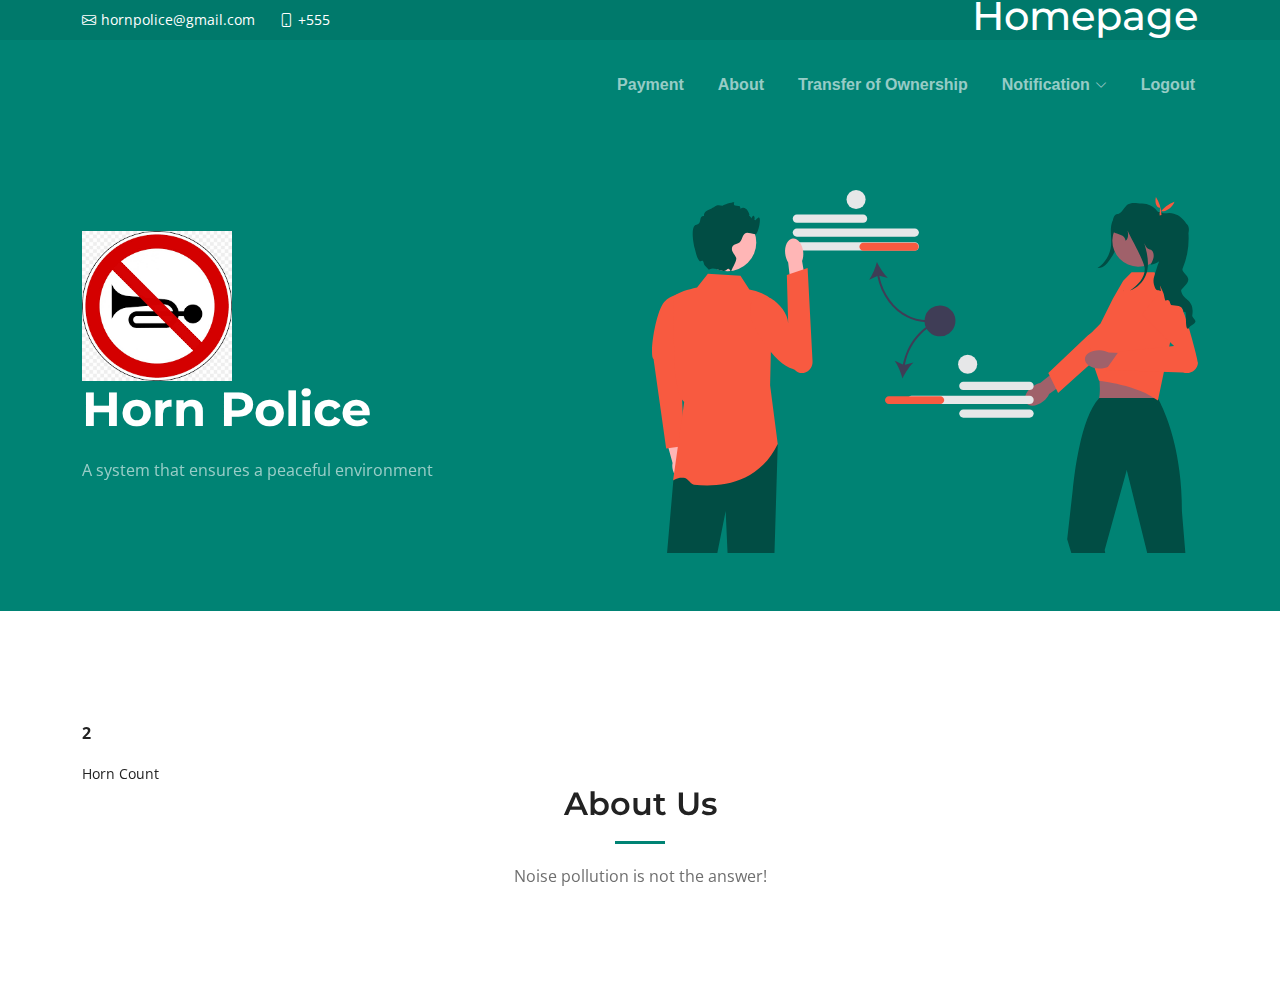
<file: index.html>
<!DOCTYPE html>
<html lang="en">

<head>
  <meta charset="utf-8">
  <meta content="width=device-width, initial-scale=1.0" name="viewport">
  
  <title>Horn Police</title>
  
  <meta content="" name="description">
  <meta content="" name="keywords">
  <style>
    .body {

      background-image: url('images.png');
  } 
  </style>
  <!-- Favicons -->
  <link href="images.png" rel="icon">
  
  <!-- <link href="assets/img/apple-touch-icon.png" rel="apple-touch-icon"> -->

  <!-- Google Fonts -->
  <link rel="preconnect" href="https://fonts.googleapis.com">
  <link rel="preconnect" href="https://fonts.gstatic.com" crossorigin>
  <link href="https://fonts.googleapis.com/css2?family=Open+Sans:ital,wght@0,300;0,400;0,500;0,600;0,700;1,300;1,400;1,600;1,700&family=Montserrat:ital,wght@0,300;0,400;0,500;0,600;0,700;1,300;1,400;1,500;1,600;1,700&family=Raleway:ital,wght@0,300;0,400;0,500;0,600;0,700;1,300;1,400;1,500;1,600;1,700&display=swap" rel="stylesheet">

  <!-- Vendor CSS Files -->
  <link href="assets/vendor/bootstrap/css/bootstrap.min.css" rel="stylesheet">
  <link href="assets/vendor/bootstrap-icons/bootstrap-icons.css" rel="stylesheet">
  <link href="assets/vendor/aos/aos.css" rel="stylesheet">
  <link href="assets/vendor/glightbox/css/glightbox.min.css" rel="stylesheet">
  <link href="assets/vendor/swiper/swiper-bundle.min.css" rel="stylesheet">

  <!-- Template Main CSS File -->
  <link href="assets/css/main.css" rel="stylesheet">

  <!-- =======================================================
  * Template Name: Impact - v1.0.0
  * Template URL: https://bootstrapmade.com/impact-bootstrap-business-website-template/
  * Author: BootstrapMade.com
  * License: https://bootstrapmade.com/license/
  ======================================================== -->
</head>

<body>

  <!-- ======= Header ======= -->
  <section id="topbar" class="topbar d-flex align-items-center">
    <div class="container d-flex justify-content-center justify-content-md-between">
      <div class="contact-info d-flex align-items-center">
        <i class="bi bi-envelope d-flex align-items-center"><a href="mailto:contact@example.com">hornpolice@gmail.com</a></i>
        <i class="bi bi-phone d-flex align-items-center ms-4"><span>+555</span></i>
      </div>

   
      <h1 style="color: white;">Homepage</h1>
  </section><!-- End Top Bar -->

  <header id="header" class="header d-flex align-items-center">

    <div class="container-fluid container-xl d-flex align-items-center justify-content-between">
      <a href="index.html" class="logo d-flex align-items-center">
        <!-- Uncomment the line below if you also wish to use an image logo -->
        <!-- <img src="assets/img/logo.png" alt=""> -->
      </a>
      <nav id="navbar" class="navbar">
        <ul>
          <li><a href="payment.html">Payment</a></li>
          <li><a href="#about">About</a></li>
          <li><a href="transferofownership.html">Transfer of Ownership</a></li>
          <li class="dropdown"><a href="#"><span>Notification</span> <i class="bi bi-chevron-down dropdown-indicator"></i></a>
            <ul>
              <li><a href="doc.html">Approval of documents</a></li>
              <li><a href="ownership.html">Approval of ownership</a></li>
              <li><a href="paymentinfo.html">Payment update information</a></li>
              
            </ul>
          </li>
          <li><a href="login.html">Logout</a></li>
        </ul>
      </nav><!-- .navbar -->

      <i class="mobile-nav-toggle mobile-nav-show bi bi-list"></i>
      <i class="mobile-nav-toggle mobile-nav-hide d-none bi bi-x"></i>

    </div>
  </header><!-- End Header -->
  <!-- End Header -->

  <!-- ======= Hero Section ======= -->
  <section id="hero" class="hero">
  
    <div class="container position-relative">
      <div class="row gy-5" data-aos="fade-in">
        <div class="col-lg-6 order-2 order-lg-1 d-flex flex-column justify-content-center text-center text-lg-start">
         
          <img src="images.png" width="150" height="150"> 
          <h2>Horn Police</h2>
         
          <p>A system that ensures a peaceful environment</p>
          
        </div>
        <div class="col-lg-6 order-1 order-lg-2">
          <img src="assets/img/hero-img.svg" class="img-fluid" alt="" data-aos="zoom-out" data-aos-delay="100">
        </div>
      </div>
    </div>

    <div class="icon-boxes position-relative">
      <div class="container position-relative">
        <div class="row gy-4 mt-5">

          </div>
          

        </div>
      </div>
    </div>

    </div>
  </section>
  <!-- End Hero Section -->

  <main id="main">

    <!-- ======= About Us Section ======= -->
    <section id="about" class="about">
      <div class="container" data-aos="fade-up">
        <p> <strong>2</strong>  </p>
        <small> Horn Count</small>
        <div class="section-header">
          <h2>About Us</h2>
          <p>Noise pollution is not the answer!</p>
        </div>

       

  </footer><!-- End Footer -->
  <!-- End Footer -->

  <a href="#" class="scroll-top d-flex align-items-center justify-content-center"><i class="bi bi-arrow-up-short"></i></a>

  <div id="preloader"></div>

  <!-- Vendor JS Files -->
  <script src="assets/vendor/bootstrap/js/bootstrap.bundle.min.js"></script>
  <script src="assets/vendor/aos/aos.js"></script>
  <script src="assets/vendor/glightbox/js/glightbox.min.js"></script>
  <script src="assets/vendor/purecounter/purecounter_vanilla.js"></script>
  <script src="assets/vendor/swiper/swiper-bundle.min.js"></script>
  <script src="assets/vendor/isotope-layout/isotope.pkgd.min.js"></script>
  <script src="assets/vendor/php-email-form/validate.js"></script>

  <!-- Template Main JS File -->
  <script src="assets/js/main.js"></script>

</body>

</html>
</file>
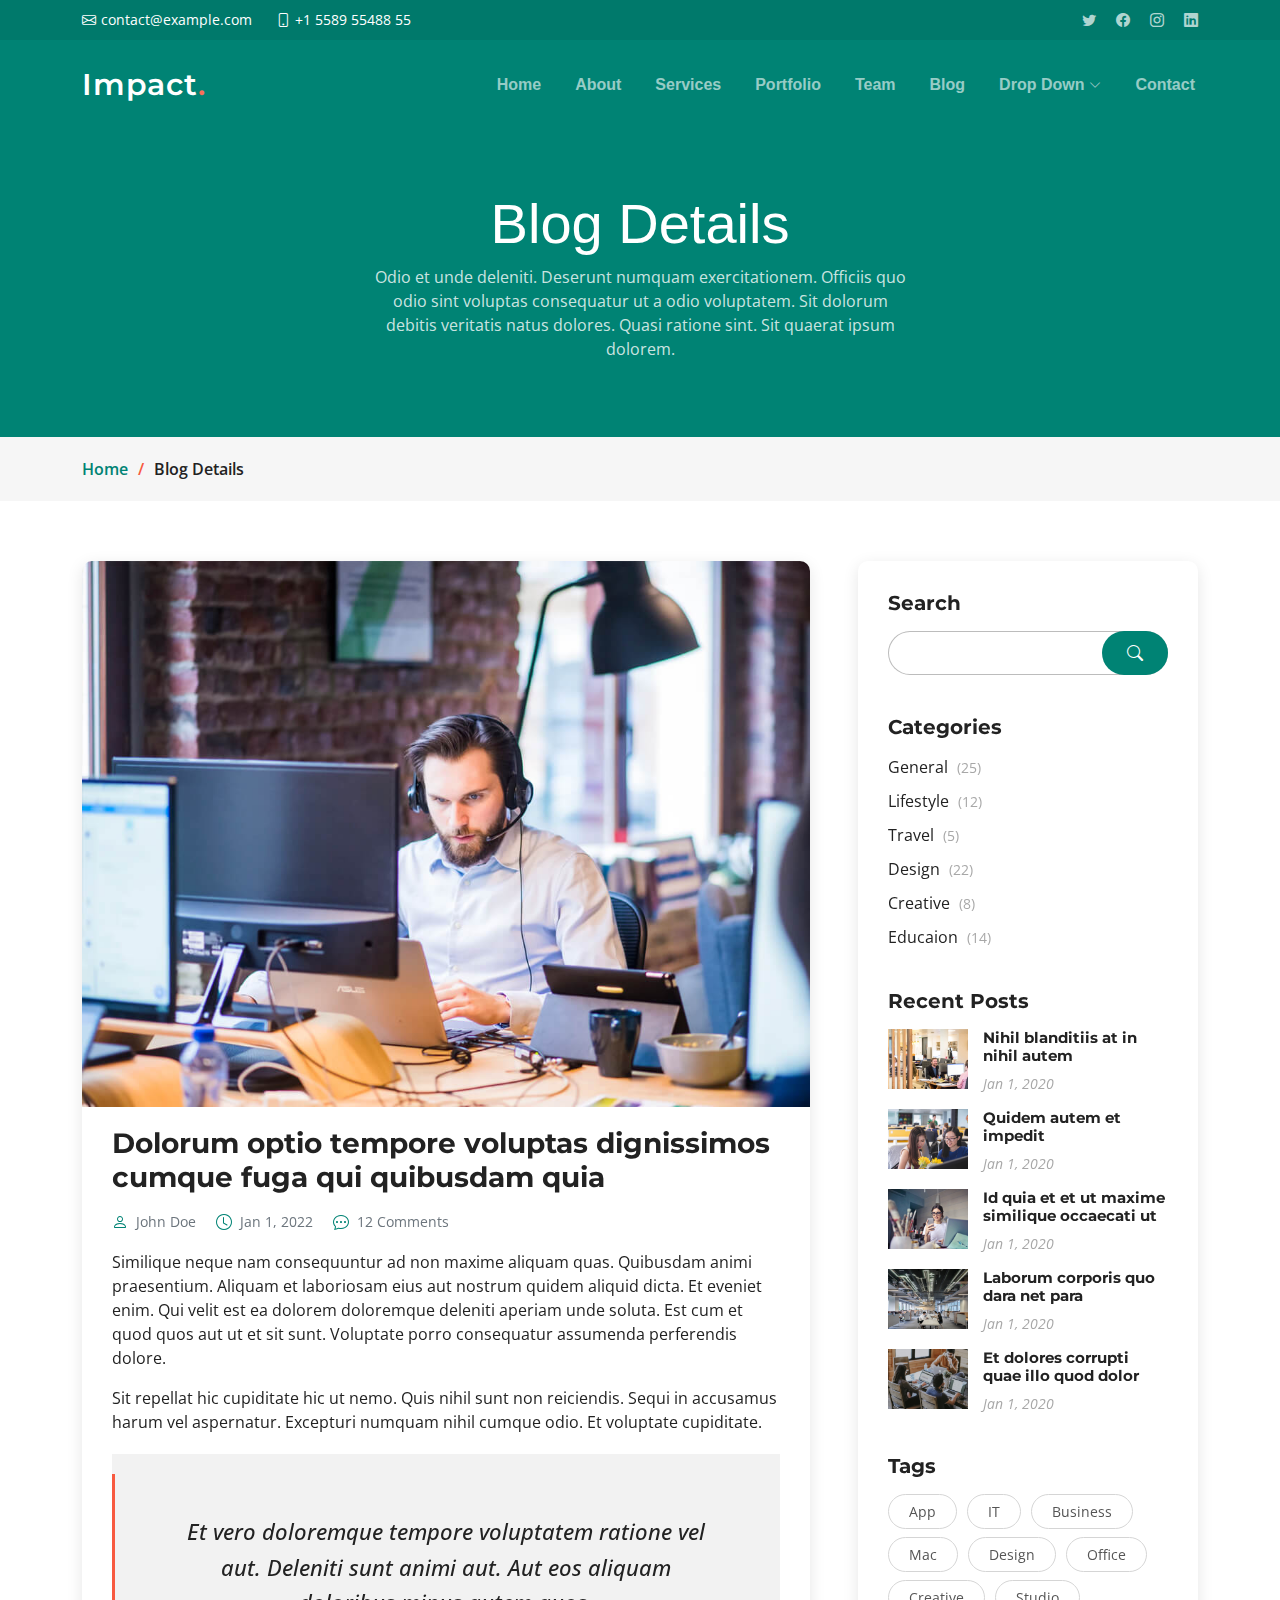
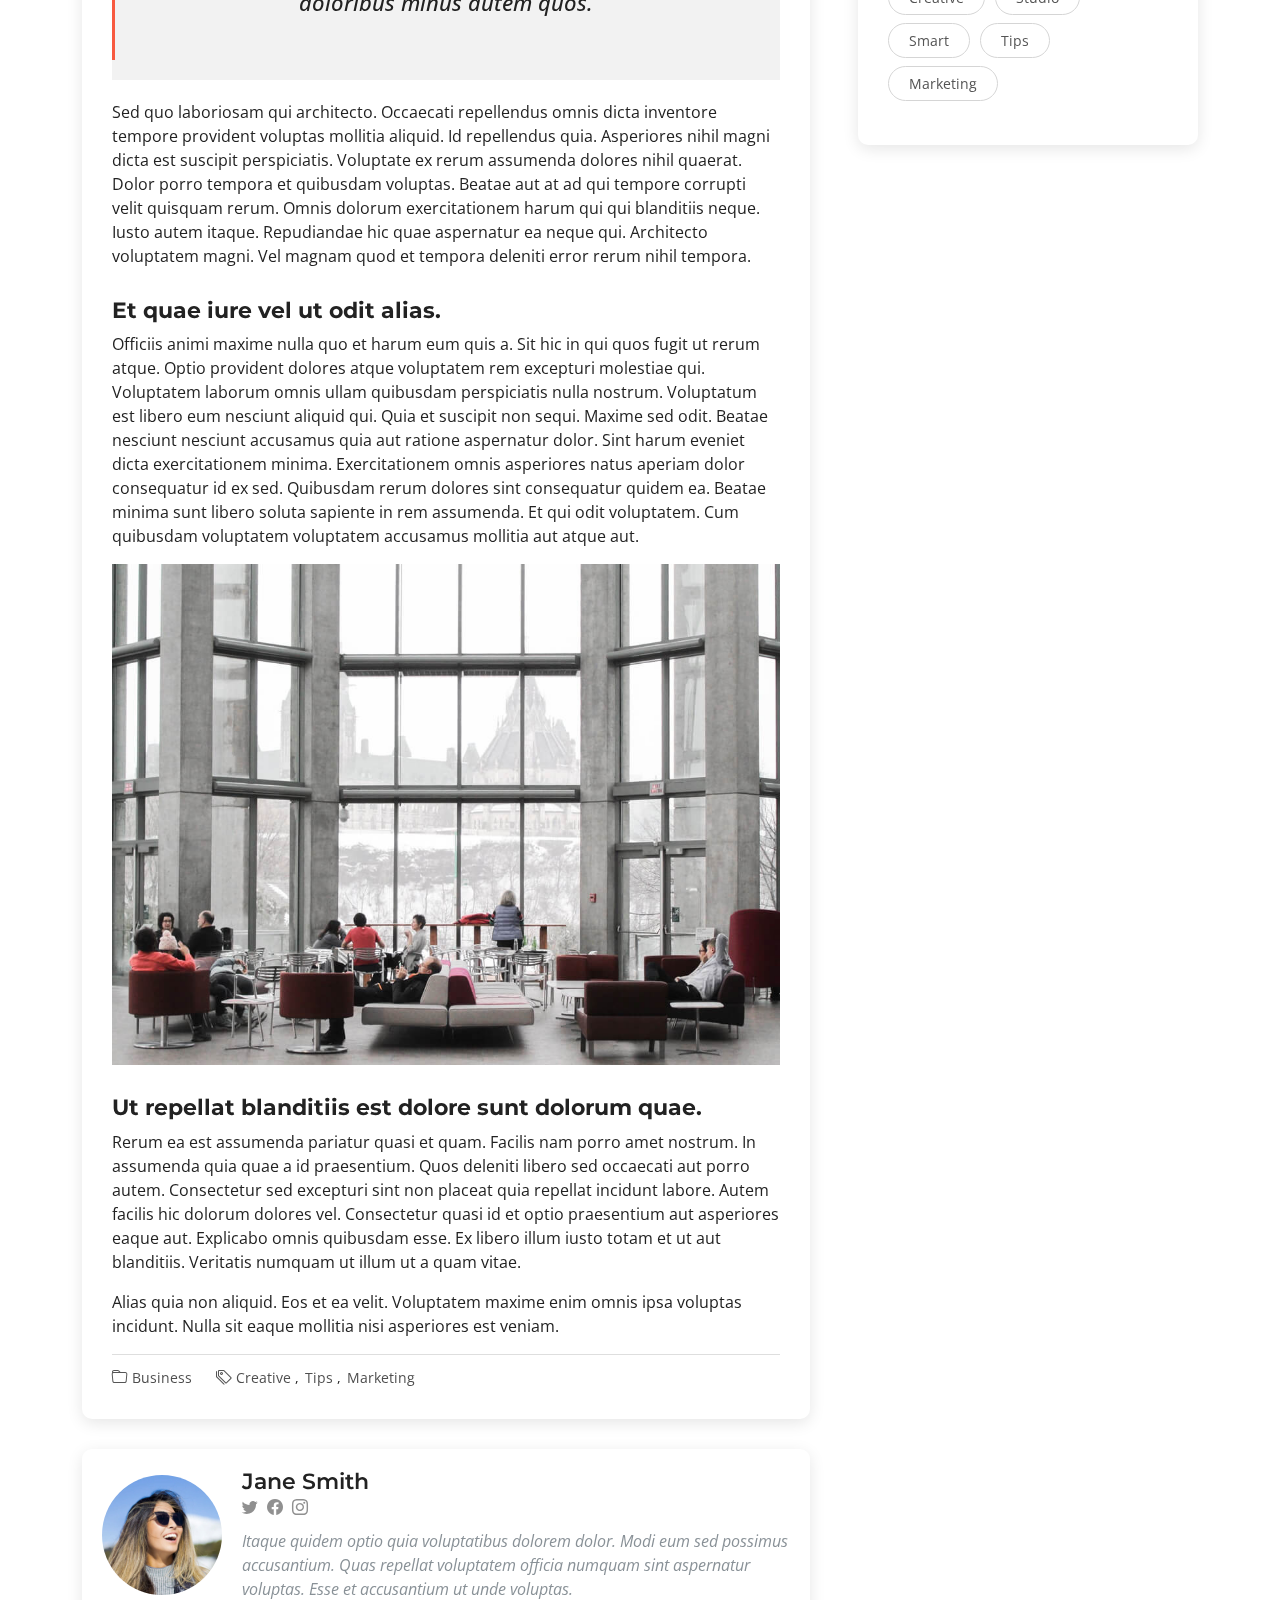
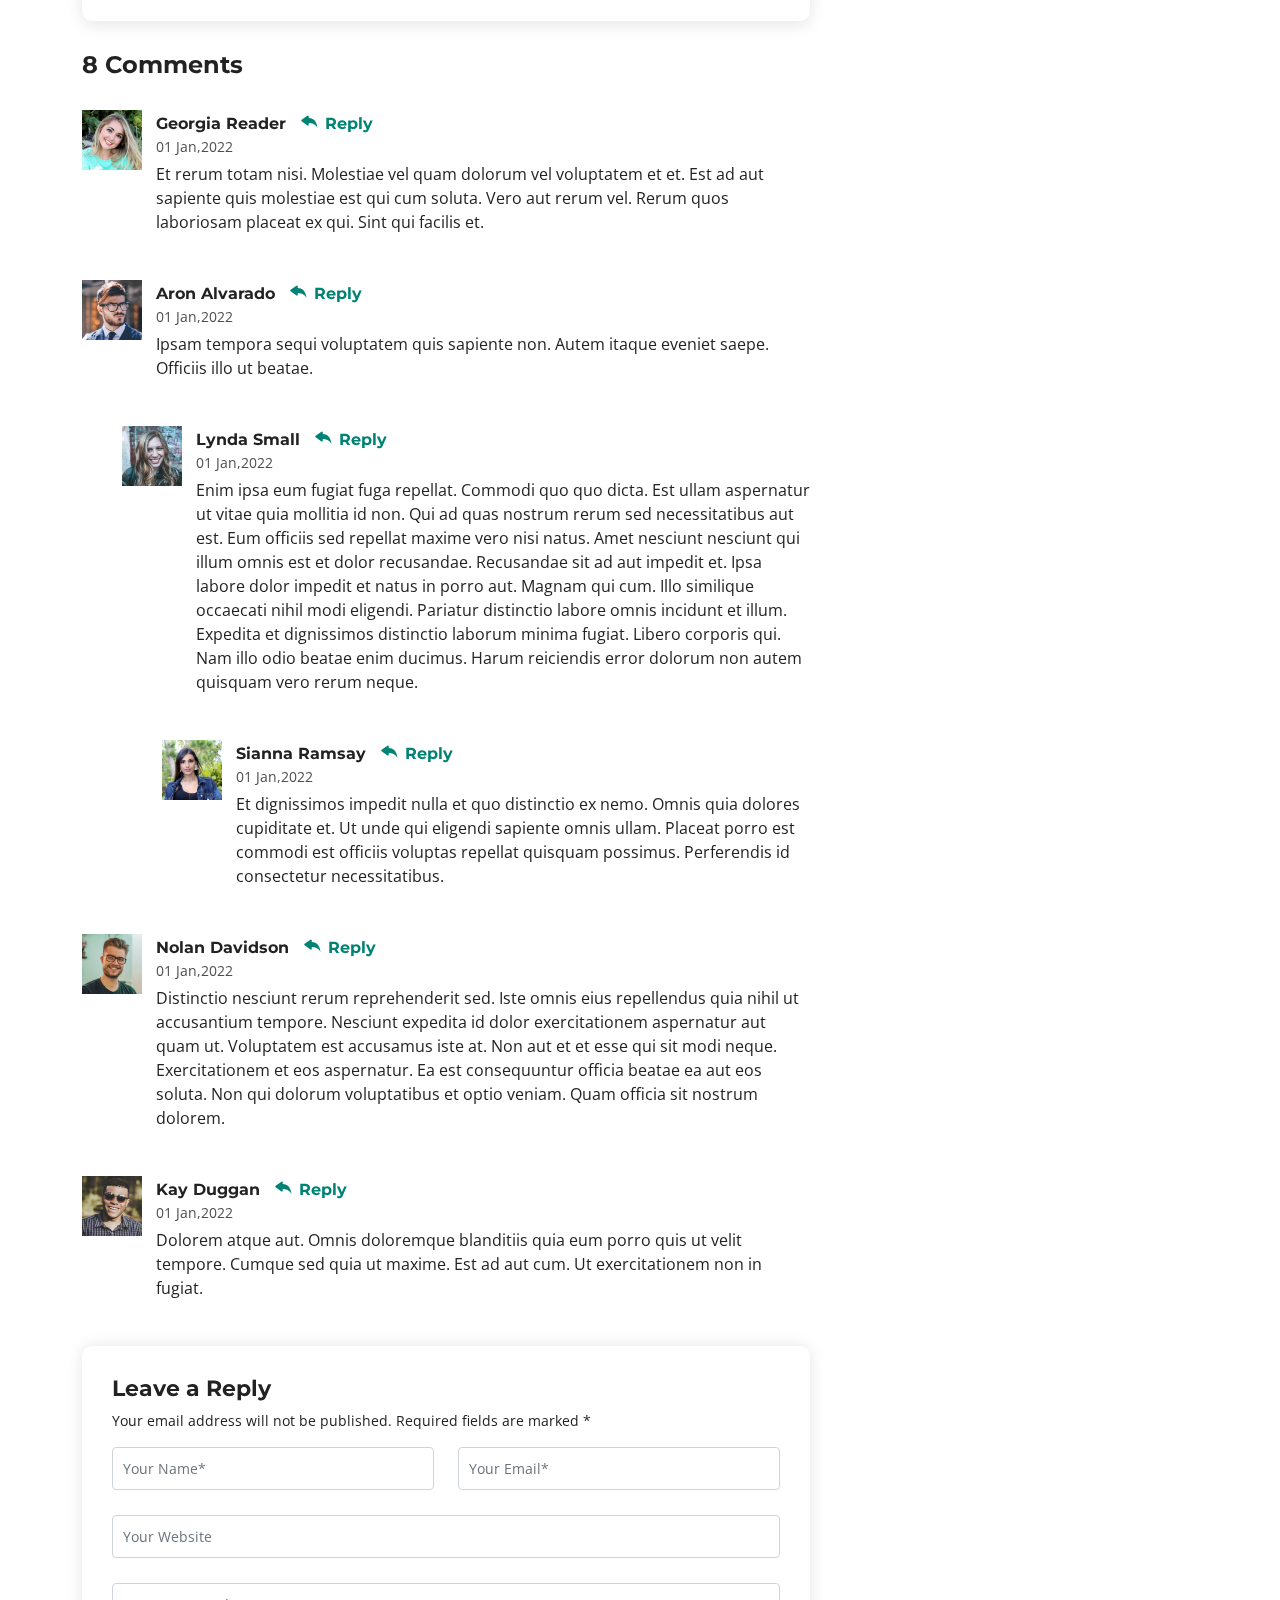
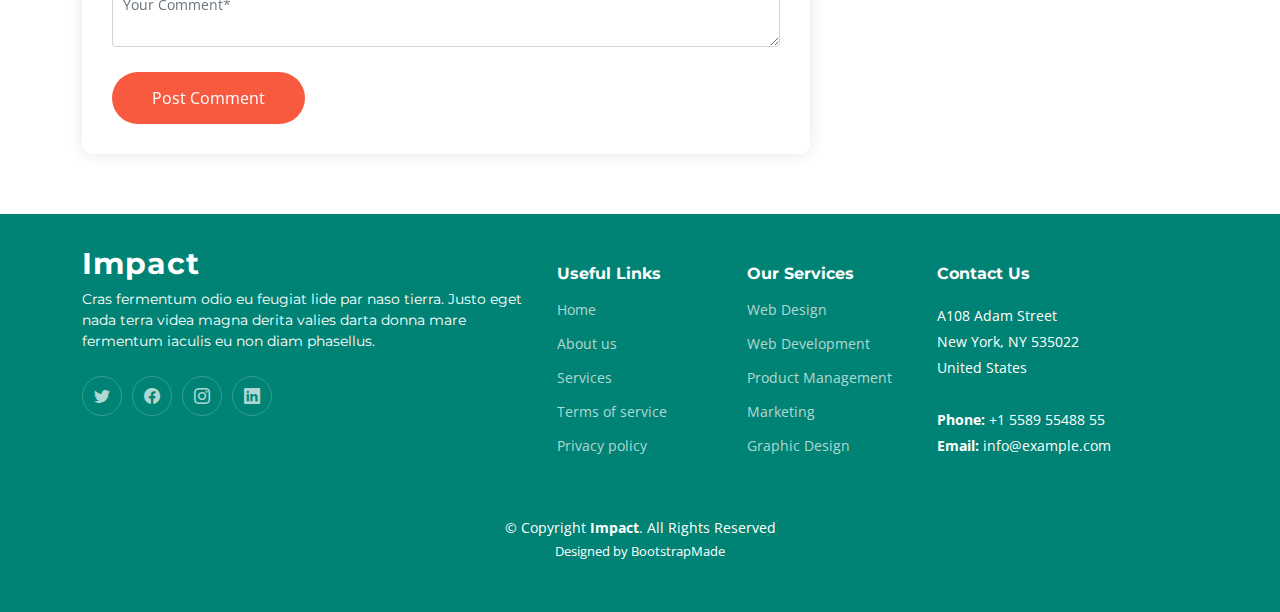
<file: blog-details.html>
<!DOCTYPE html>
<html lang="en">

<head>
  <meta charset="utf-8">
  <meta content="width=device-width, initial-scale=1.0" name="viewport">

  <title>Impact Bootstrap Template - Blog Details</title>
  <meta content="" name="description">
  <meta content="" name="keywords">

  <!-- Favicons -->
  <link href="assets/img/favicon.png" rel="icon">
  <link href="assets/img/apple-touch-icon.png" rel="apple-touch-icon">

  <!-- Google Fonts -->
  <link rel="preconnect" href="https://fonts.googleapis.com">
  <link rel="preconnect" href="https://fonts.gstatic.com" crossorigin>
  <link href="https://fonts.googleapis.com/css2?family=Open+Sans:ital,wght@0,300;0,400;0,500;0,600;0,700;1,300;1,400;1,600;1,700&family=Montserrat:ital,wght@0,300;0,400;0,500;0,600;0,700;1,300;1,400;1,500;1,600;1,700&family=Raleway:ital,wght@0,300;0,400;0,500;0,600;0,700;1,300;1,400;1,500;1,600;1,700&display=swap" rel="stylesheet">

  <!-- Vendor CSS Files -->
  <link href="assets/vendor/bootstrap/css/bootstrap.min.css" rel="stylesheet">
  <link href="assets/vendor/bootstrap-icons/bootstrap-icons.css" rel="stylesheet">
  <link href="assets/vendor/aos/aos.css" rel="stylesheet">
  <link href="assets/vendor/glightbox/css/glightbox.min.css" rel="stylesheet">
  <link href="assets/vendor/swiper/swiper-bundle.min.css" rel="stylesheet">

  <!-- Template Main CSS File -->
  <link href="assets/css/main.css" rel="stylesheet">

  <!-- =======================================================
  * Template Name: Impact - v1.0.0
  * Template URL: https://bootstrapmade.com/impact-bootstrap-business-website-template/
  * Author: BootstrapMade.com
  * License: https://bootstrapmade.com/license/
  ======================================================== -->
</head>

<body>

  <!-- ======= Header ======= -->
  <section id="topbar" class="topbar d-flex align-items-center">
    <div class="container d-flex justify-content-center justify-content-md-between">
      <div class="contact-info d-flex align-items-center">
        <i class="bi bi-envelope d-flex align-items-center"><a href="mailto:contact@example.com">contact@example.com</a></i>
        <i class="bi bi-phone d-flex align-items-center ms-4"><span>+1 5589 55488 55</span></i>
      </div>
      <div class="social-links d-none d-md-flex align-items-center">
        <a href="#" class="twitter"><i class="bi bi-twitter"></i></a>
        <a href="#" class="facebook"><i class="bi bi-facebook"></i></a>
        <a href="#" class="instagram"><i class="bi bi-instagram"></i></a>
        <a href="#" class="linkedin"><i class="bi bi-linkedin"></i></i></a>
      </div>
    </div>
  </section><!-- End Top Bar -->

  <header id="header" class="header d-flex align-items-center">

    <div class="container-fluid container-xl d-flex align-items-center justify-content-between">
      <a href="index.html" class="logo d-flex align-items-center">
        <!-- Uncomment the line below if you also wish to use an image logo -->
        <!-- <img src="assets/img/logo.png" alt=""> -->
        <h1>Impact<span>.</span></h1>
      </a>
      <nav id="navbar" class="navbar">
        <ul>
          <li><a href="#hero">Home</a></li>
          <li><a href="#about">About</a></li>
          <li><a href="#services">Services</a></li>
          <li><a href="#portfolio">Portfolio</a></li>
          <li><a href="#team">Team</a></li>
          <li><a href="blog.html">Blog</a></li>
          <li class="dropdown"><a href="#"><span>Drop Down</span> <i class="bi bi-chevron-down dropdown-indicator"></i></a>
            <ul>
              <li><a href="#">Drop Down 1</a></li>
              <li class="dropdown"><a href="#"><span>Deep Drop Down</span> <i class="bi bi-chevron-down dropdown-indicator"></i></a>
                <ul>
                  <li><a href="#">Deep Drop Down 1</a></li>
                  <li><a href="#">Deep Drop Down 2</a></li>
                  <li><a href="#">Deep Drop Down 3</a></li>
                  <li><a href="#">Deep Drop Down 4</a></li>
                  <li><a href="#">Deep Drop Down 5</a></li>
                </ul>
              </li>
              <li><a href="#">Drop Down 2</a></li>
              <li><a href="#">Drop Down 3</a></li>
              <li><a href="#">Drop Down 4</a></li>
            </ul>
          </li>
          <li><a href="#contact">Contact</a></li>
        </ul>
      </nav><!-- .navbar -->

      <i class="mobile-nav-toggle mobile-nav-show bi bi-list"></i>
      <i class="mobile-nav-toggle mobile-nav-hide d-none bi bi-x"></i>

    </div>
  </header><!-- End Header -->
  <!-- End Header -->

  <main id="main">

    <!-- ======= Breadcrumbs ======= -->
    <div class="breadcrumbs">
      <div class="page-header d-flex align-items-center" style="background-image: url('');">
        <div class="container position-relative">
          <div class="row d-flex justify-content-center">
            <div class="col-lg-6 text-center">
              <h2>Blog Details</h2>
              <p>Odio et unde deleniti. Deserunt numquam exercitationem. Officiis quo odio sint voluptas consequatur ut a odio voluptatem. Sit dolorum debitis veritatis natus dolores. Quasi ratione sint. Sit quaerat ipsum dolorem.</p>
            </div>
          </div>
        </div>
      </div>
      <nav>
        <div class="container">
          <ol>
            <li><a href="index.html">Home</a></li>
            <li>Blog Details</li>
          </ol>
        </div>
      </nav>
    </div><!-- End Breadcrumbs -->

    <!-- ======= Blog Details Section ======= -->
    <section id="blog" class="blog">
      <div class="container" data-aos="fade-up">

        <div class="row g-5">

          <div class="col-lg-8">

            <article class="blog-details">

              <div class="post-img">
                <img src="assets/img/blog/blog-1.jpg" alt="" class="img-fluid">
              </div>

              <h2 class="title">Dolorum optio tempore voluptas dignissimos cumque fuga qui quibusdam quia</h2>

              <div class="meta-top">
                <ul>
                  <li class="d-flex align-items-center"><i class="bi bi-person"></i> <a href="blog-details.html">John Doe</a></li>
                  <li class="d-flex align-items-center"><i class="bi bi-clock"></i> <a href="blog-details.html"><time datetime="2020-01-01">Jan 1, 2022</time></a></li>
                  <li class="d-flex align-items-center"><i class="bi bi-chat-dots"></i> <a href="blog-details.html">12 Comments</a></li>
                </ul>
              </div><!-- End meta top -->

              <div class="content">
                <p>
                  Similique neque nam consequuntur ad non maxime aliquam quas. Quibusdam animi praesentium. Aliquam et laboriosam eius aut nostrum quidem aliquid dicta.
                  Et eveniet enim. Qui velit est ea dolorem doloremque deleniti aperiam unde soluta. Est cum et quod quos aut ut et sit sunt. Voluptate porro consequatur assumenda perferendis dolore.
                </p>

                <p>
                  Sit repellat hic cupiditate hic ut nemo. Quis nihil sunt non reiciendis. Sequi in accusamus harum vel aspernatur. Excepturi numquam nihil cumque odio. Et voluptate cupiditate.
                </p>

                <blockquote>
                  <p>
                    Et vero doloremque tempore voluptatem ratione vel aut. Deleniti sunt animi aut. Aut eos aliquam doloribus minus autem quos.
                  </p>
                </blockquote>

                <p>
                  Sed quo laboriosam qui architecto. Occaecati repellendus omnis dicta inventore tempore provident voluptas mollitia aliquid. Id repellendus quia. Asperiores nihil magni dicta est suscipit perspiciatis. Voluptate ex rerum assumenda dolores nihil quaerat.
                  Dolor porro tempora et quibusdam voluptas. Beatae aut at ad qui tempore corrupti velit quisquam rerum. Omnis dolorum exercitationem harum qui qui blanditiis neque.
                  Iusto autem itaque. Repudiandae hic quae aspernatur ea neque qui. Architecto voluptatem magni. Vel magnam quod et tempora deleniti error rerum nihil tempora.
                </p>

                <h3>Et quae iure vel ut odit alias.</h3>
                <p>
                  Officiis animi maxime nulla quo et harum eum quis a. Sit hic in qui quos fugit ut rerum atque. Optio provident dolores atque voluptatem rem excepturi molestiae qui. Voluptatem laborum omnis ullam quibusdam perspiciatis nulla nostrum. Voluptatum est libero eum nesciunt aliquid qui.
                  Quia et suscipit non sequi. Maxime sed odit. Beatae nesciunt nesciunt accusamus quia aut ratione aspernatur dolor. Sint harum eveniet dicta exercitationem minima. Exercitationem omnis asperiores natus aperiam dolor consequatur id ex sed. Quibusdam rerum dolores sint consequatur quidem ea.
                  Beatae minima sunt libero soluta sapiente in rem assumenda. Et qui odit voluptatem. Cum quibusdam voluptatem voluptatem accusamus mollitia aut atque aut.
                </p>
                <img src="assets/img/blog/blog-inside-post.jpg" class="img-fluid" alt="">

                <h3>Ut repellat blanditiis est dolore sunt dolorum quae.</h3>
                <p>
                  Rerum ea est assumenda pariatur quasi et quam. Facilis nam porro amet nostrum. In assumenda quia quae a id praesentium. Quos deleniti libero sed occaecati aut porro autem. Consectetur sed excepturi sint non placeat quia repellat incidunt labore. Autem facilis hic dolorum dolores vel.
                  Consectetur quasi id et optio praesentium aut asperiores eaque aut. Explicabo omnis quibusdam esse. Ex libero illum iusto totam et ut aut blanditiis. Veritatis numquam ut illum ut a quam vitae.
                </p>
                <p>
                  Alias quia non aliquid. Eos et ea velit. Voluptatem maxime enim omnis ipsa voluptas incidunt. Nulla sit eaque mollitia nisi asperiores est veniam.
                </p>

              </div><!-- End post content -->

              <div class="meta-bottom">
                <i class="bi bi-folder"></i>
                <ul class="cats">
                  <li><a href="#">Business</a></li>
                </ul>

                <i class="bi bi-tags"></i>
                <ul class="tags">
                  <li><a href="#">Creative</a></li>
                  <li><a href="#">Tips</a></li>
                  <li><a href="#">Marketing</a></li>
                </ul>
              </div><!-- End meta bottom -->

            </article><!-- End blog post -->

            <div class="post-author d-flex align-items-center">
              <img src="assets/img/blog/blog-author.jpg" class="rounded-circle flex-shrink-0" alt="">
              <div>
                <h4>Jane Smith</h4>
                <div class="social-links">
                  <a href="https://twitters.com/#"><i class="bi bi-twitter"></i></a>
                  <a href="https://facebook.com/#"><i class="bi bi-facebook"></i></a>
                  <a href="https://instagram.com/#"><i class="biu bi-instagram"></i></a>
                </div>
                <p>
                  Itaque quidem optio quia voluptatibus dolorem dolor. Modi eum sed possimus accusantium. Quas repellat voluptatem officia numquam sint aspernatur voluptas. Esse et accusantium ut unde voluptas.
                </p>
              </div>
            </div><!-- End post author -->

            <div class="comments">

              <h4 class="comments-count">8 Comments</h4>

              <div id="comment-1" class="comment">
                <div class="d-flex">
                  <div class="comment-img"><img src="assets/img/blog/comments-1.jpg" alt=""></div>
                  <div>
                    <h5><a href="">Georgia Reader</a> <a href="#" class="reply"><i class="bi bi-reply-fill"></i> Reply</a></h5>
                    <time datetime="2020-01-01">01 Jan,2022</time>
                    <p>
                      Et rerum totam nisi. Molestiae vel quam dolorum vel voluptatem et et. Est ad aut sapiente quis molestiae est qui cum soluta.
                      Vero aut rerum vel. Rerum quos laboriosam placeat ex qui. Sint qui facilis et.
                    </p>
                  </div>
                </div>
              </div><!-- End comment #1 -->

              <div id="comment-2" class="comment">
                <div class="d-flex">
                  <div class="comment-img"><img src="assets/img/blog/comments-2.jpg" alt=""></div>
                  <div>
                    <h5><a href="">Aron Alvarado</a> <a href="#" class="reply"><i class="bi bi-reply-fill"></i> Reply</a></h5>
                    <time datetime="2020-01-01">01 Jan,2022</time>
                    <p>
                      Ipsam tempora sequi voluptatem quis sapiente non. Autem itaque eveniet saepe. Officiis illo ut beatae.
                    </p>
                  </div>
                </div>

                <div id="comment-reply-1" class="comment comment-reply">
                  <div class="d-flex">
                    <div class="comment-img"><img src="assets/img/blog/comments-3.jpg" alt=""></div>
                    <div>
                      <h5><a href="">Lynda Small</a> <a href="#" class="reply"><i class="bi bi-reply-fill"></i> Reply</a></h5>
                      <time datetime="2020-01-01">01 Jan,2022</time>
                      <p>
                        Enim ipsa eum fugiat fuga repellat. Commodi quo quo dicta. Est ullam aspernatur ut vitae quia mollitia id non. Qui ad quas nostrum rerum sed necessitatibus aut est. Eum officiis sed repellat maxime vero nisi natus. Amet nesciunt nesciunt qui illum omnis est et dolor recusandae.

                        Recusandae sit ad aut impedit et. Ipsa labore dolor impedit et natus in porro aut. Magnam qui cum. Illo similique occaecati nihil modi eligendi. Pariatur distinctio labore omnis incidunt et illum. Expedita et dignissimos distinctio laborum minima fugiat.

                        Libero corporis qui. Nam illo odio beatae enim ducimus. Harum reiciendis error dolorum non autem quisquam vero rerum neque.
                      </p>
                    </div>
                  </div>

                  <div id="comment-reply-2" class="comment comment-reply">
                    <div class="d-flex">
                      <div class="comment-img"><img src="assets/img/blog/comments-4.jpg" alt=""></div>
                      <div>
                        <h5><a href="">Sianna Ramsay</a> <a href="#" class="reply"><i class="bi bi-reply-fill"></i> Reply</a></h5>
                        <time datetime="2020-01-01">01 Jan,2022</time>
                        <p>
                          Et dignissimos impedit nulla et quo distinctio ex nemo. Omnis quia dolores cupiditate et. Ut unde qui eligendi sapiente omnis ullam. Placeat porro est commodi est officiis voluptas repellat quisquam possimus. Perferendis id consectetur necessitatibus.
                        </p>
                      </div>
                    </div>

                  </div><!-- End comment reply #2-->

                </div><!-- End comment reply #1-->

              </div><!-- End comment #2-->

              <div id="comment-3" class="comment">
                <div class="d-flex">
                  <div class="comment-img"><img src="assets/img/blog/comments-5.jpg" alt=""></div>
                  <div>
                    <h5><a href="">Nolan Davidson</a> <a href="#" class="reply"><i class="bi bi-reply-fill"></i> Reply</a></h5>
                    <time datetime="2020-01-01">01 Jan,2022</time>
                    <p>
                      Distinctio nesciunt rerum reprehenderit sed. Iste omnis eius repellendus quia nihil ut accusantium tempore. Nesciunt expedita id dolor exercitationem aspernatur aut quam ut. Voluptatem est accusamus iste at.
                      Non aut et et esse qui sit modi neque. Exercitationem et eos aspernatur. Ea est consequuntur officia beatae ea aut eos soluta. Non qui dolorum voluptatibus et optio veniam. Quam officia sit nostrum dolorem.
                    </p>
                  </div>
                </div>

              </div><!-- End comment #3 -->

              <div id="comment-4" class="comment">
                <div class="d-flex">
                  <div class="comment-img"><img src="assets/img/blog/comments-6.jpg" alt=""></div>
                  <div>
                    <h5><a href="">Kay Duggan</a> <a href="#" class="reply"><i class="bi bi-reply-fill"></i> Reply</a></h5>
                    <time datetime="2020-01-01">01 Jan,2022</time>
                    <p>
                      Dolorem atque aut. Omnis doloremque blanditiis quia eum porro quis ut velit tempore. Cumque sed quia ut maxime. Est ad aut cum. Ut exercitationem non in fugiat.
                    </p>
                  </div>
                </div>

              </div><!-- End comment #4 -->

              <div class="reply-form">

                <h4>Leave a Reply</h4>
                <p>Your email address will not be published. Required fields are marked * </p>
                <form action="">
                  <div class="row">
                    <div class="col-md-6 form-group">
                      <input name="name" type="text" class="form-control" placeholder="Your Name*">
                    </div>
                    <div class="col-md-6 form-group">
                      <input name="email" type="text" class="form-control" placeholder="Your Email*">
                    </div>
                  </div>
                  <div class="row">
                    <div class="col form-group">
                      <input name="website" type="text" class="form-control" placeholder="Your Website">
                    </div>
                  </div>
                  <div class="row">
                    <div class="col form-group">
                      <textarea name="comment" class="form-control" placeholder="Your Comment*"></textarea>
                    </div>
                  </div>
                  <button type="submit" class="btn btn-primary">Post Comment</button>

                </form>

              </div>

            </div><!-- End blog comments -->

          </div>

          <div class="col-lg-4">

            <div class="sidebar">

              <div class="sidebar-item search-form">
                <h3 class="sidebar-title">Search</h3>
                <form action="" class="mt-3">
                  <input type="text">
                  <button type="submit"><i class="bi bi-search"></i></button>
                </form>
              </div><!-- End sidebar search formn-->

              <div class="sidebar-item categories">
                <h3 class="sidebar-title">Categories</h3>
                <ul class="mt-3">
                  <li><a href="#">General <span>(25)</span></a></li>
                  <li><a href="#">Lifestyle <span>(12)</span></a></li>
                  <li><a href="#">Travel <span>(5)</span></a></li>
                  <li><a href="#">Design <span>(22)</span></a></li>
                  <li><a href="#">Creative <span>(8)</span></a></li>
                  <li><a href="#">Educaion <span>(14)</span></a></li>
                </ul>
              </div><!-- End sidebar categories-->

              <div class="sidebar-item recent-posts">
                <h3 class="sidebar-title">Recent Posts</h3>

                <div class="mt-3">

                  <div class="post-item mt-3">
                    <img src="assets/img/blog/blog-recent-1.jpg" alt="">
                    <div>
                      <h4><a href="blog-details.html">Nihil blanditiis at in nihil autem</a></h4>
                      <time datetime="2020-01-01">Jan 1, 2020</time>
                    </div>
                  </div><!-- End recent post item-->

                  <div class="post-item">
                    <img src="assets/img/blog/blog-recent-2.jpg" alt="">
                    <div>
                      <h4><a href="blog-details.html">Quidem autem et impedit</a></h4>
                      <time datetime="2020-01-01">Jan 1, 2020</time>
                    </div>
                  </div><!-- End recent post item-->

                  <div class="post-item">
                    <img src="assets/img/blog/blog-recent-3.jpg" alt="">
                    <div>
                      <h4><a href="blog-details.html">Id quia et et ut maxime similique occaecati ut</a></h4>
                      <time datetime="2020-01-01">Jan 1, 2020</time>
                    </div>
                  </div><!-- End recent post item-->

                  <div class="post-item">
                    <img src="assets/img/blog/blog-recent-4.jpg" alt="">
                    <div>
                      <h4><a href="blog-details.html">Laborum corporis quo dara net para</a></h4>
                      <time datetime="2020-01-01">Jan 1, 2020</time>
                    </div>
                  </div><!-- End recent post item-->

                  <div class="post-item">
                    <img src="assets/img/blog/blog-recent-5.jpg" alt="">
                    <div>
                      <h4><a href="blog-details.html">Et dolores corrupti quae illo quod dolor</a></h4>
                      <time datetime="2020-01-01">Jan 1, 2020</time>
                    </div>
                  </div><!-- End recent post item-->

                </div>

              </div><!-- End sidebar recent posts-->

              <div class="sidebar-item tags">
                <h3 class="sidebar-title">Tags</h3>
                <ul class="mt-3">
                  <li><a href="#">App</a></li>
                  <li><a href="#">IT</a></li>
                  <li><a href="#">Business</a></li>
                  <li><a href="#">Mac</a></li>
                  <li><a href="#">Design</a></li>
                  <li><a href="#">Office</a></li>
                  <li><a href="#">Creative</a></li>
                  <li><a href="#">Studio</a></li>
                  <li><a href="#">Smart</a></li>
                  <li><a href="#">Tips</a></li>
                  <li><a href="#">Marketing</a></li>
                </ul>
              </div><!-- End sidebar tags-->

            </div><!-- End Blog Sidebar -->

          </div>
        </div>

      </div>
    </section><!-- End Blog Details Section -->

  </main><!-- End #main -->

  <!-- ======= Footer ======= -->
  <footer id="footer" class="footer">

    <div class="container">
      <div class="row gy-4">
        <div class="col-lg-5 col-md-12 footer-info">
          <a href="index.html" class="logo d-flex align-items-center">
            <span>Impact</span>
          </a>
          <p>Cras fermentum odio eu feugiat lide par naso tierra. Justo eget nada terra videa magna derita valies darta donna mare fermentum iaculis eu non diam phasellus.</p>
          <div class="social-links d-flex mt-4">
            <a href="#" class="twitter"><i class="bi bi-twitter"></i></a>
            <a href="#" class="facebook"><i class="bi bi-facebook"></i></a>
            <a href="#" class="instagram"><i class="bi bi-instagram"></i></a>
            <a href="#" class="linkedin"><i class="bi bi-linkedin"></i></a>
          </div>
        </div>

        <div class="col-lg-2 col-6 footer-links">
          <h4>Useful Links</h4>
          <ul>
            <li><a href="#">Home</a></li>
            <li><a href="#">About us</a></li>
            <li><a href="#">Services</a></li>
            <li><a href="#">Terms of service</a></li>
            <li><a href="#">Privacy policy</a></li>
          </ul>
        </div>

        <div class="col-lg-2 col-6 footer-links">
          <h4>Our Services</h4>
          <ul>
            <li><a href="#">Web Design</a></li>
            <li><a href="#">Web Development</a></li>
            <li><a href="#">Product Management</a></li>
            <li><a href="#">Marketing</a></li>
            <li><a href="#">Graphic Design</a></li>
          </ul>
        </div>

        <div class="col-lg-3 col-md-12 footer-contact text-center text-md-start">
          <h4>Contact Us</h4>
          <p>
            A108 Adam Street <br>
            New York, NY 535022<br>
            United States <br><br>
            <strong>Phone:</strong> +1 5589 55488 55<br>
            <strong>Email:</strong> info@example.com<br>
          </p>

        </div>

      </div>
    </div>

    <div class="container mt-4">
      <div class="copyright">
        &copy; Copyright <strong><span>Impact</span></strong>. All Rights Reserved
      </div>
      <div class="credits">
        <!-- All the links in the footer should remain intact. -->
        <!-- You can delete the links only if you purchased the pro version. -->
        <!-- Licensing information: https://bootstrapmade.com/license/ -->
        <!-- Purchase the pro version with working PHP/AJAX contact form: https://bootstrapmade.com/impact-bootstrap-business-website-template/ -->
        Designed by <a href="https://bootstrapmade.com/">BootstrapMade</a>
      </div>
    </div>

  </footer><!-- End Footer -->
  <!-- End Footer -->

  <a href="#" class="scroll-top d-flex align-items-center justify-content-center"><i class="bi bi-arrow-up-short"></i></a>

  <div id="preloader"></div>

  <!-- Vendor JS Files -->
  <script src="assets/vendor/bootstrap/js/bootstrap.bundle.min.js"></script>
  <script src="assets/vendor/aos/aos.js"></script>
  <script src="assets/vendor/glightbox/js/glightbox.min.js"></script>
  <script src="assets/vendor/purecounter/purecounter_vanilla.js"></script>
  <script src="assets/vendor/swiper/swiper-bundle.min.js"></script>
  <script src="assets/vendor/isotope-layout/isotope.pkgd.min.js"></script>
  <script src="assets/vendor/php-email-form/validate.js"></script>

  <!-- Template Main JS File -->
  <script src="assets/js/main.js"></script>

</body>

</html>
</file>
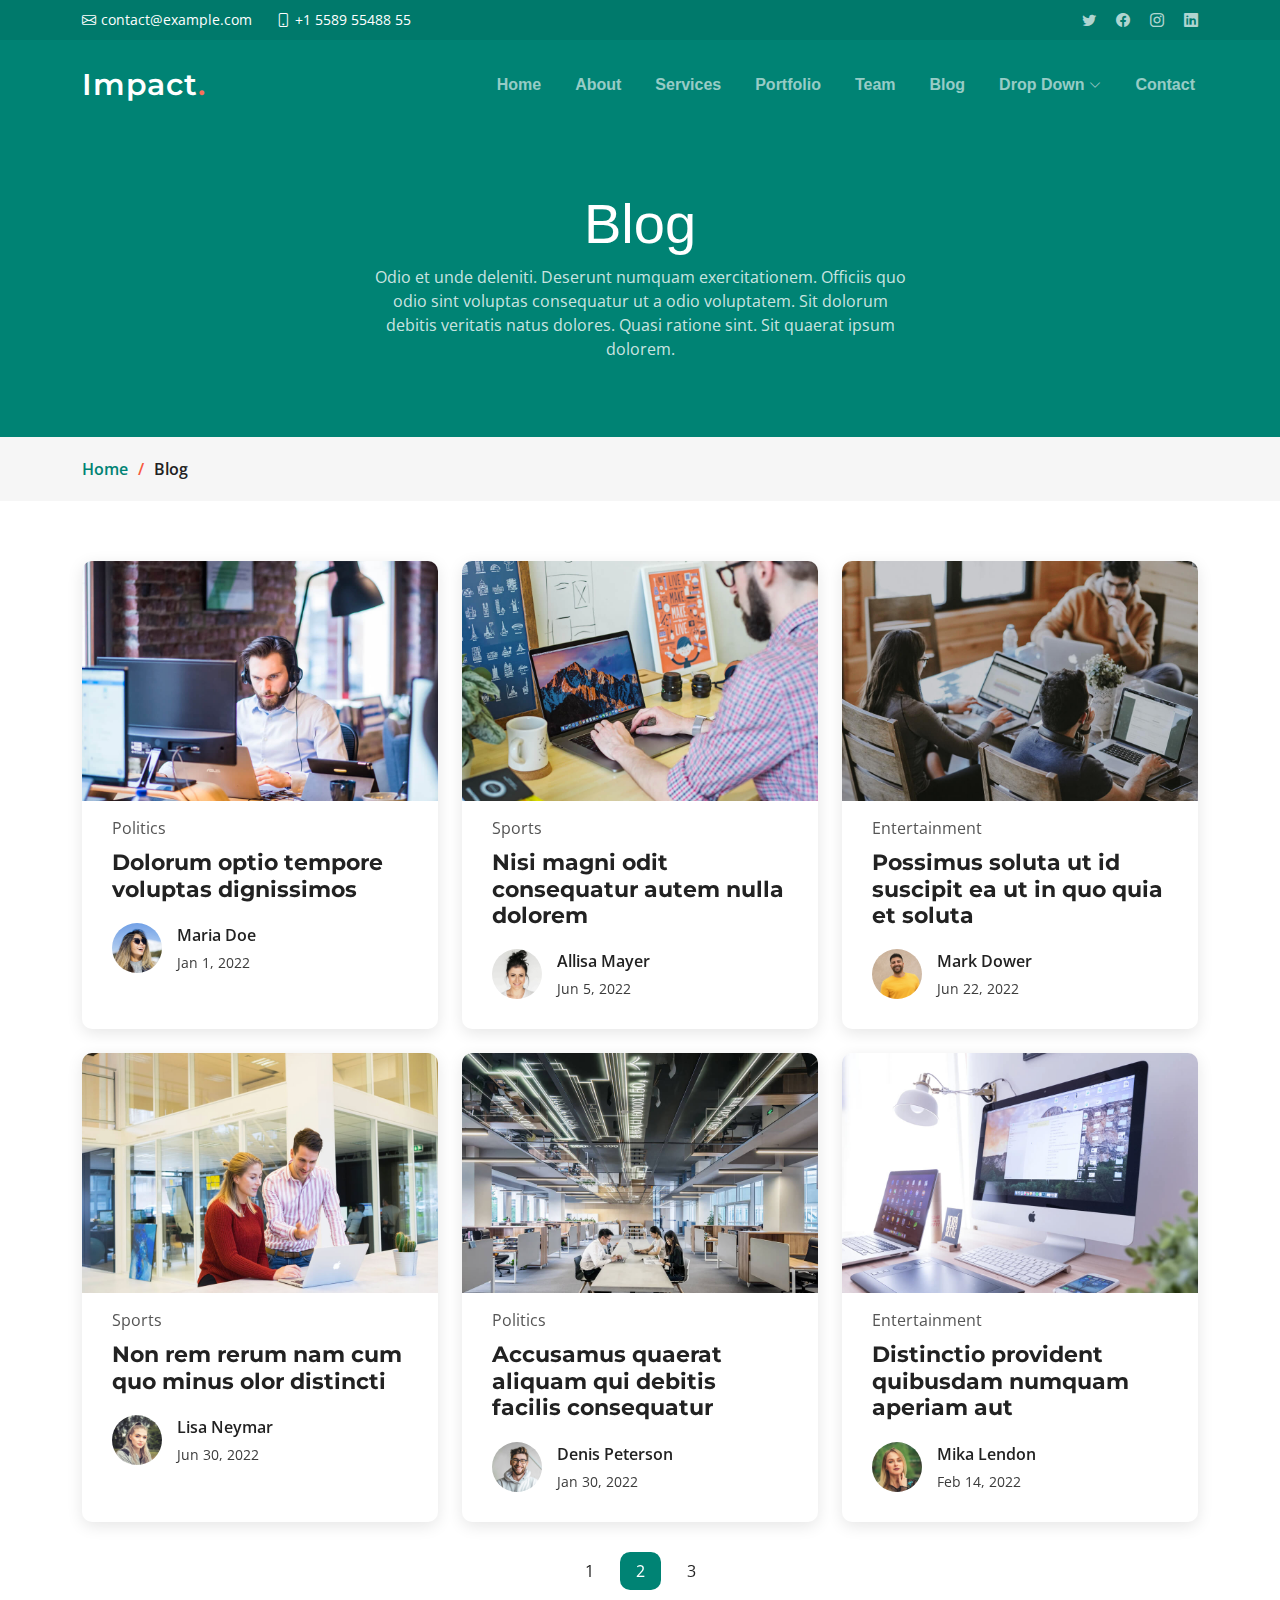
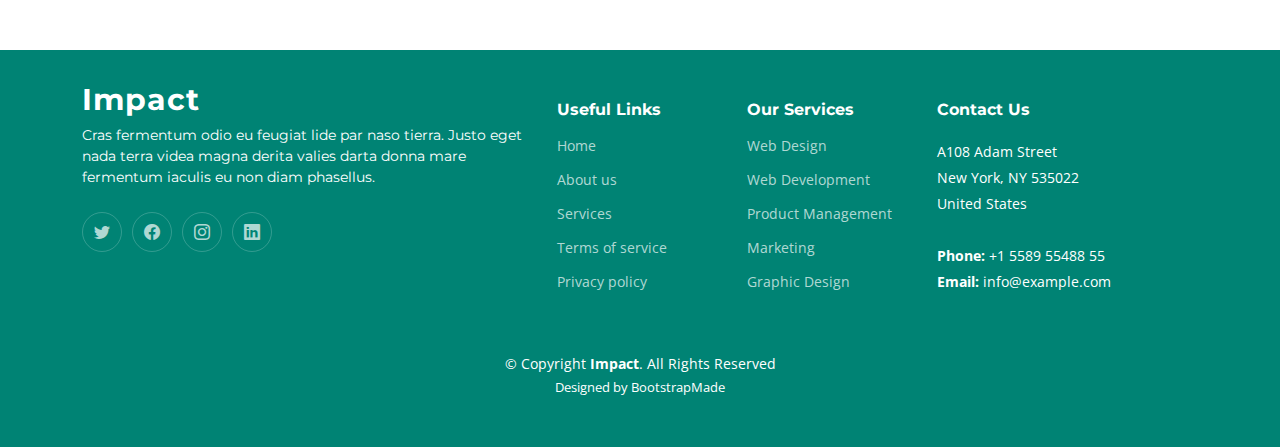
<file: blog.html>
<!DOCTYPE html>
<html lang="en">

<head>
  <meta charset="utf-8">
  <meta content="width=device-width, initial-scale=1.0" name="viewport">

  <title>Impact Bootstrap Template - Blog</title>
  <meta content="" name="description">
  <meta content="" name="keywords">

  <!-- Favicons -->
  <link href="assets/img/favicon.png" rel="icon">
  <link href="assets/img/apple-touch-icon.png" rel="apple-touch-icon">

  <!-- Google Fonts -->
  <link rel="preconnect" href="https://fonts.googleapis.com">
  <link rel="preconnect" href="https://fonts.gstatic.com" crossorigin>
  <link href="https://fonts.googleapis.com/css2?family=Open+Sans:ital,wght@0,300;0,400;0,500;0,600;0,700;1,300;1,400;1,600;1,700&family=Montserrat:ital,wght@0,300;0,400;0,500;0,600;0,700;1,300;1,400;1,500;1,600;1,700&family=Raleway:ital,wght@0,300;0,400;0,500;0,600;0,700;1,300;1,400;1,500;1,600;1,700&display=swap" rel="stylesheet">

  <!-- Vendor CSS Files -->
  <link href="assets/vendor/bootstrap/css/bootstrap.min.css" rel="stylesheet">
  <link href="assets/vendor/bootstrap-icons/bootstrap-icons.css" rel="stylesheet">
  <link href="assets/vendor/aos/aos.css" rel="stylesheet">
  <link href="assets/vendor/glightbox/css/glightbox.min.css" rel="stylesheet">
  <link href="assets/vendor/swiper/swiper-bundle.min.css" rel="stylesheet">

  <!-- Template Main CSS File -->
  <link href="assets/css/main.css" rel="stylesheet">

  <!-- =======================================================
  * Template Name: Impact - v1.0.0
  * Template URL: https://bootstrapmade.com/impact-bootstrap-business-website-template/
  * Author: BootstrapMade.com
  * License: https://bootstrapmade.com/license/
  ======================================================== -->
</head>

<body>

  <!-- ======= Header ======= -->
  <section id="topbar" class="topbar d-flex align-items-center">
    <div class="container d-flex justify-content-center justify-content-md-between">
      <div class="contact-info d-flex align-items-center">
        <i class="bi bi-envelope d-flex align-items-center"><a href="mailto:contact@example.com">contact@example.com</a></i>
        <i class="bi bi-phone d-flex align-items-center ms-4"><span>+1 5589 55488 55</span></i>
      </div>
      <div class="social-links d-none d-md-flex align-items-center">
        <a href="#" class="twitter"><i class="bi bi-twitter"></i></a>
        <a href="#" class="facebook"><i class="bi bi-facebook"></i></a>
        <a href="#" class="instagram"><i class="bi bi-instagram"></i></a>
        <a href="#" class="linkedin"><i class="bi bi-linkedin"></i></i></a>
      </div>
    </div>
  </section><!-- End Top Bar -->

  <header id="header" class="header d-flex align-items-center">

    <div class="container-fluid container-xl d-flex align-items-center justify-content-between">
      <a href="index.html" class="logo d-flex align-items-center">
        <!-- Uncomment the line below if you also wish to use an image logo -->
        <!-- <img src="assets/img/logo.png" alt=""> -->
        <h1>Impact<span>.</span></h1>
      </a>
      <nav id="navbar" class="navbar">
        <ul>
          <li><a href="#hero">Home</a></li>
          <li><a href="#about">About</a></li>
          <li><a href="#services">Services</a></li>
          <li><a href="#portfolio">Portfolio</a></li>
          <li><a href="#team">Team</a></li>
          <li><a href="blog.html">Blog</a></li>
          <li class="dropdown"><a href="#"><span>Drop Down</span> <i class="bi bi-chevron-down dropdown-indicator"></i></a>
            <ul>
              <li><a href="#">Drop Down 1</a></li>
              <li class="dropdown"><a href="#"><span>Deep Drop Down</span> <i class="bi bi-chevron-down dropdown-indicator"></i></a>
                <ul>
                  <li><a href="#">Deep Drop Down 1</a></li>
                  <li><a href="#">Deep Drop Down 2</a></li>
                  <li><a href="#">Deep Drop Down 3</a></li>
                  <li><a href="#">Deep Drop Down 4</a></li>
                  <li><a href="#">Deep Drop Down 5</a></li>
                </ul>
              </li>
              <li><a href="#">Drop Down 2</a></li>
              <li><a href="#">Drop Down 3</a></li>
              <li><a href="#">Drop Down 4</a></li>
            </ul>
          </li>
          <li><a href="#contact">Contact</a></li>
        </ul>
      </nav><!-- .navbar -->

      <i class="mobile-nav-toggle mobile-nav-show bi bi-list"></i>
      <i class="mobile-nav-toggle mobile-nav-hide d-none bi bi-x"></i>

    </div>
  </header><!-- End Header -->
  <!-- End Header -->

  <main id="main">

    <!-- ======= Breadcrumbs ======= -->
    <div class="breadcrumbs">
      <div class="page-header d-flex align-items-center" style="background-image: url('');">
        <div class="container position-relative">
          <div class="row d-flex justify-content-center">
            <div class="col-lg-6 text-center">
              <h2>Blog</h2>
              <p>Odio et unde deleniti. Deserunt numquam exercitationem. Officiis quo odio sint voluptas consequatur ut a odio voluptatem. Sit dolorum debitis veritatis natus dolores. Quasi ratione sint. Sit quaerat ipsum dolorem.</p>
            </div>
          </div>
        </div>
      </div>
      <nav>
        <div class="container">
          <ol>
            <li><a href="index.html">Home</a></li>
            <li>Blog</li>
          </ol>
        </div>
      </nav>
    </div><!-- End Breadcrumbs -->

    <!-- ======= Blog Section ======= -->
    <section id="blog" class="blog">
      <div class="container" data-aos="fade-up">

        <div class="row gy-4 posts-list">

          <div class="col-xl-4 col-md-6">
            <article>

              <div class="post-img">
                <img src="assets/img/blog/blog-1.jpg" alt="" class="img-fluid">
              </div>

              <p class="post-category">Politics</p>

              <h2 class="title">
                <a href="blog-details.html">Dolorum optio tempore voluptas dignissimos</a>
              </h2>

              <div class="d-flex align-items-center">
                <img src="assets/img/blog/blog-author.jpg" alt="" class="img-fluid post-author-img flex-shrink-0">
                <div class="post-meta">
                  <p class="post-author-list">Maria Doe</p>
                  <p class="post-date">
                    <time datetime="2022-01-01">Jan 1, 2022</time>
                  </p>
                </div>
              </div>

            </article>
          </div><!-- End post list item -->

          <div class="col-xl-4 col-md-6">
            <article>

              <div class="post-img">
                <img src="assets/img/blog/blog-2.jpg" alt="" class="img-fluid">
              </div>

              <p class="post-category">Sports</p>

              <h2 class="title">
                <a href="blog-details.html">Nisi magni odit consequatur autem nulla dolorem</a>
              </h2>

              <div class="d-flex align-items-center">
                <img src="assets/img/blog/blog-author-2.jpg" alt="" class="img-fluid post-author-img flex-shrink-0">
                <div class="post-meta">
                  <p class="post-author-list">Allisa Mayer</p>
                  <p class="post-date">
                    <time datetime="2022-01-01">Jun 5, 2022</time>
                  </p>
                </div>
              </div>

            </article>
          </div><!-- End post list item -->

          <div class="col-xl-4 col-md-6">
            <article>

              <div class="post-img">
                <img src="assets/img/blog/blog-3.jpg" alt="" class="img-fluid">
              </div>

              <p class="post-category">Entertainment</p>

              <h2 class="title">
                <a href="blog-details.html">Possimus soluta ut id suscipit ea ut in quo quia et soluta</a>
              </h2>

              <div class="d-flex align-items-center">
                <img src="assets/img/blog/blog-author-3.jpg" alt="" class="img-fluid post-author-img flex-shrink-0">
                <div class="post-meta">
                  <p class="post-author-list">Mark Dower</p>
                  <p class="post-date">
                    <time datetime="2022-01-01">Jun 22, 2022</time>
                  </p>
                </div>
              </div>

            </article>
          </div><!-- End post list item -->

          <div class="col-xl-4 col-md-6">
            <article>

              <div class="post-img">
                <img src="assets/img/blog/blog-4.jpg" alt="" class="img-fluid">
              </div>

              <p class="post-category">Sports</p>

              <h2 class="title">
                <a href="blog-details.html">Non rem rerum nam cum quo minus olor distincti</a>
              </h2>

              <div class="d-flex align-items-center">
                <img src="assets/img/blog/blog-author-4.jpg" alt="" class="img-fluid post-author-img flex-shrink-0">
                <div class="post-meta">
                  <p class="post-author-list">Lisa Neymar</p>
                  <p class="post-date">
                    <time datetime="2022-01-01">Jun 30, 2022</time>
                  </p>
                </div>
              </div>

            </article>
          </div><!-- End post list item -->

          <div class="col-xl-4 col-md-6">
            <article>

              <div class="post-img">
                <img src="assets/img/blog/blog-5.jpg" alt="" class="img-fluid">
              </div>

              <p class="post-category">Politics</p>

              <h2 class="title">
                <a href="blog-details.html">Accusamus quaerat aliquam qui debitis facilis consequatur</a>
              </h2>

              <div class="d-flex align-items-center">
                <img src="assets/img/blog/blog-author-5.jpg" alt="" class="img-fluid post-author-img flex-shrink-0">
                <div class="post-meta">
                  <p class="post-author-list">Denis Peterson</p>
                  <p class="post-date">
                    <time datetime="2022-01-01">Jan 30, 2022</time>
                  </p>
                </div>
              </div>

            </article>
          </div><!-- End post list item -->

          <div class="col-xl-4 col-md-6">
            <article>

              <div class="post-img">
                <img src="assets/img/blog/blog-6.jpg" alt="" class="img-fluid">
              </div>

              <p class="post-category">Entertainment</p>

              <h2 class="title">
                <a href="blog-details.html">Distinctio provident quibusdam numquam aperiam aut</a>
              </h2>

              <div class="d-flex align-items-center">
                <img src="assets/img/blog/blog-author-6.jpg" alt="" class="img-fluid post-author-img flex-shrink-0">
                <div class="post-meta">
                  <p class="post-author-list">Mika Lendon</p>
                  <p class="post-date">
                    <time datetime="2022-01-01">Feb 14, 2022</time>
                  </p>
                </div>
              </div>

            </article>
          </div><!-- End post list item -->

        </div><!-- End blog posts list -->

        <div class="blog-pagination">
          <ul class="justify-content-center">
            <li><a href="#">1</a></li>
            <li class="active"><a href="#">2</a></li>
            <li><a href="#">3</a></li>
          </ul>
        </div><!-- End blog pagination -->

      </div>
    </section><!-- End Blog Section -->

  </main><!-- End #main -->

  <!-- ======= Footer ======= -->
  <footer id="footer" class="footer">

    <div class="container">
      <div class="row gy-4">
        <div class="col-lg-5 col-md-12 footer-info">
          <a href="index.html" class="logo d-flex align-items-center">
            <span>Impact</span>
          </a>
          <p>Cras fermentum odio eu feugiat lide par naso tierra. Justo eget nada terra videa magna derita valies darta donna mare fermentum iaculis eu non diam phasellus.</p>
          <div class="social-links d-flex mt-4">
            <a href="#" class="twitter"><i class="bi bi-twitter"></i></a>
            <a href="#" class="facebook"><i class="bi bi-facebook"></i></a>
            <a href="#" class="instagram"><i class="bi bi-instagram"></i></a>
            <a href="#" class="linkedin"><i class="bi bi-linkedin"></i></a>
          </div>
        </div>

        <div class="col-lg-2 col-6 footer-links">
          <h4>Useful Links</h4>
          <ul>
            <li><a href="#">Home</a></li>
            <li><a href="#">About us</a></li>
            <li><a href="#">Services</a></li>
            <li><a href="#">Terms of service</a></li>
            <li><a href="#">Privacy policy</a></li>
          </ul>
        </div>

        <div class="col-lg-2 col-6 footer-links">
          <h4>Our Services</h4>
          <ul>
            <li><a href="#">Web Design</a></li>
            <li><a href="#">Web Development</a></li>
            <li><a href="#">Product Management</a></li>
            <li><a href="#">Marketing</a></li>
            <li><a href="#">Graphic Design</a></li>
          </ul>
        </div>

        <div class="col-lg-3 col-md-12 footer-contact text-center text-md-start">
          <h4>Contact Us</h4>
          <p>
            A108 Adam Street <br>
            New York, NY 535022<br>
            United States <br><br>
            <strong>Phone:</strong> +1 5589 55488 55<br>
            <strong>Email:</strong> info@example.com<br>
          </p>

        </div>

      </div>
    </div>

    <div class="container mt-4">
      <div class="copyright">
        &copy; Copyright <strong><span>Impact</span></strong>. All Rights Reserved
      </div>
      <div class="credits">
        <!-- All the links in the footer should remain intact. -->
        <!-- You can delete the links only if you purchased the pro version. -->
        <!-- Licensing information: https://bootstrapmade.com/license/ -->
        <!-- Purchase the pro version with working PHP/AJAX contact form: https://bootstrapmade.com/impact-bootstrap-business-website-template/ -->
        Designed by <a href="https://bootstrapmade.com/">BootstrapMade</a>
      </div>
    </div>

  </footer><!-- End Footer -->
  <!-- End Footer -->

  <a href="#" class="scroll-top d-flex align-items-center justify-content-center"><i class="bi bi-arrow-up-short"></i></a>

  <div id="preloader"></div>

  <!-- Vendor JS Files -->
  <script src="assets/vendor/bootstrap/js/bootstrap.bundle.min.js"></script>
  <script src="assets/vendor/aos/aos.js"></script>
  <script src="assets/vendor/glightbox/js/glightbox.min.js"></script>
  <script src="assets/vendor/purecounter/purecounter_vanilla.js"></script>
  <script src="assets/vendor/swiper/swiper-bundle.min.js"></script>
  <script src="assets/vendor/isotope-layout/isotope.pkgd.min.js"></script>
  <script src="assets/vendor/php-email-form/validate.js"></script>

  <!-- Template Main JS File -->
  <script src="assets/js/main.js"></script>

</body>

</html>
</file>
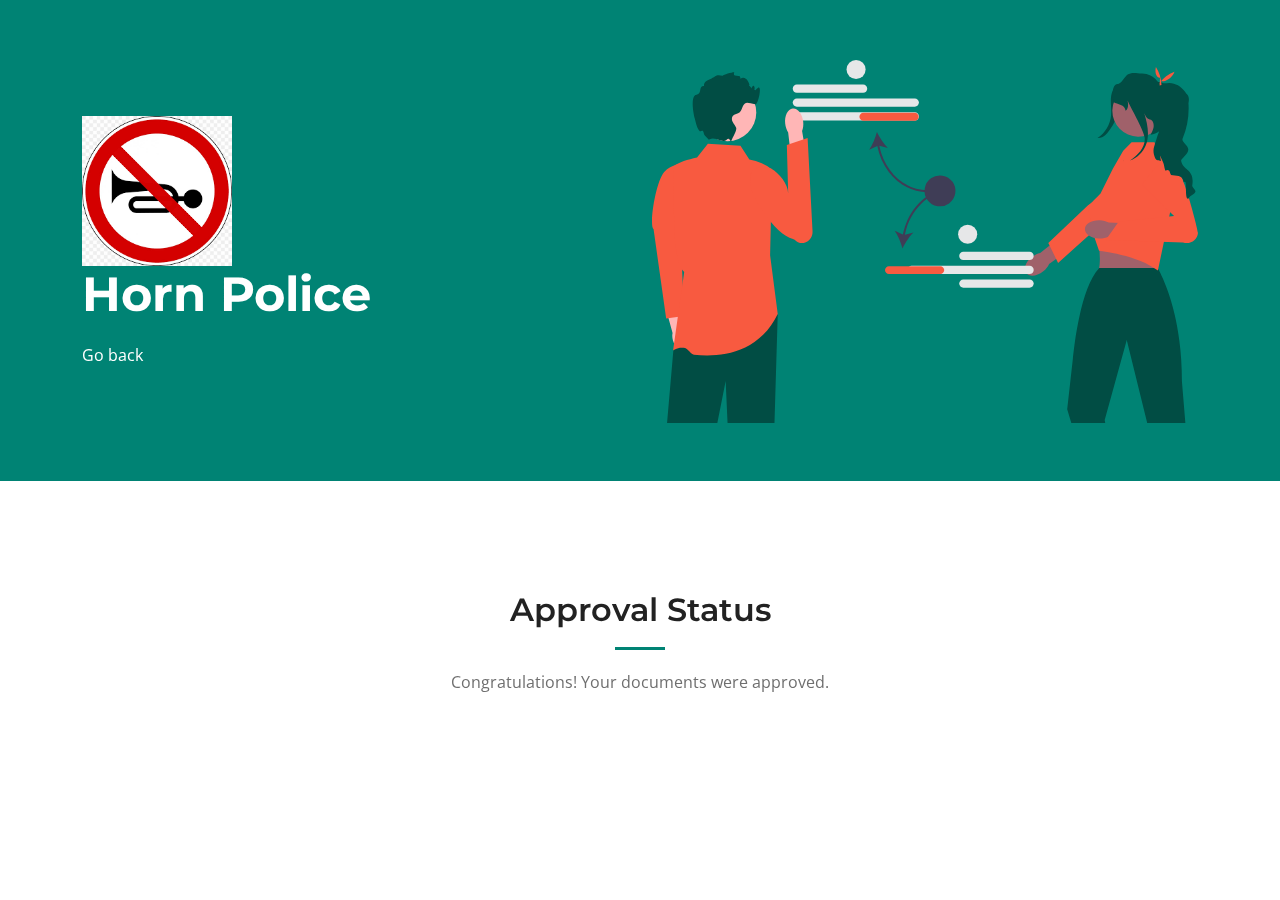
<file: doc.html>
<!DOCTYPE html>
<html lang="en">

<head>
  <meta charset="utf-8">
  <meta content="width=device-width, initial-scale=1.0" name="viewport">
  
  <title>Horn Police</title>
  
  <meta content="" name="description">
  <meta content="" name="keywords">
  <style>
    .body {

      background-image: url('images.png');
  } 
  </style>
  <!-- Favicons -->
  <link href="images.png" rel="icon">
  
  <!-- <link href="assets/img/apple-touch-icon.png" rel="apple-touch-icon"> -->

  <!-- Google Fonts -->
  <link rel="preconnect" href="https://fonts.googleapis.com">
  <link rel="preconnect" href="https://fonts.gstatic.com" crossorigin>
  <link href="https://fonts.googleapis.com/css2?family=Open+Sans:ital,wght@0,300;0,400;0,500;0,600;0,700;1,300;1,400;1,600;1,700&family=Montserrat:ital,wght@0,300;0,400;0,500;0,600;0,700;1,300;1,400;1,500;1,600;1,700&family=Raleway:ital,wght@0,300;0,400;0,500;0,600;0,700;1,300;1,400;1,500;1,600;1,700&display=swap" rel="stylesheet">

  <!-- Vendor CSS Files -->
  <link href="assets/vendor/bootstrap/css/bootstrap.min.css" rel="stylesheet">
  <link href="assets/vendor/bootstrap-icons/bootstrap-icons.css" rel="stylesheet">
  <link href="assets/vendor/aos/aos.css" rel="stylesheet">
  <link href="assets/vendor/glightbox/css/glightbox.min.css" rel="stylesheet">
  <link href="assets/vendor/swiper/swiper-bundle.min.css" rel="stylesheet">

  <!-- Template Main CSS File -->
  <link href="assets/css/main.css" rel="stylesheet">

  <!-- =======================================================
  * Template Name: Impact - v1.0.0
  * Template URL: https://bootstrapmade.com/impact-bootstrap-business-website-template/
  * Author: BootstrapMade.com
  * License: https://bootstrapmade.com/license/
  ======================================================== -->
</head>

<body>


  
  </header><!-- End Header -->
  <!-- End Header -->

  <!-- ======= Hero Section ======= -->
  <section id="hero" class="hero">
    <div class="container position-relative">
      <div class="row gy-5" data-aos="fade-in">
        <div class="col-lg-6 order-2 order-lg-1 d-flex flex-column justify-content-center text-center text-lg-start">
            
            <img src="images.png" width="150" height="150"> 

            <h2>Horn Police</h2>
            <a style="color: white;"href="index.html">Go back</a>
        </div>
        <div class="col-lg-6 order-1 order-lg-2">
          <img src="assets/img/hero-img.svg" class="img-fluid" alt="" data-aos="zoom-out" data-aos-delay="100">
        </div>
      </div>
    </div>

    <div class="icon-boxes position-relative">
      <div class="container position-relative">
        <div class="row gy-4 mt-5">

          </div>
          

        </div>
      </div>
    </div>

    </div>
  </section>
  <!-- End Hero Section -->

  <main id="main">

    <!-- ======= About Us Section ======= -->
    <section id="about" class="about">
      <div class="container" data-aos="fade-up">
        <div class="section-header">
          <h2>Approval Status</h2>
          <p>Congratulations! Your documents were approved.</p>
        </div>

       

  </footer><!-- End Footer -->
  <!-- End Footer -->

  <a href="#" class="scroll-top d-flex align-items-center justify-content-center"><i class="bi bi-arrow-up-short"></i></a>

  <div id="preloader"></div>

  <!-- Vendor JS Files -->
  <script src="assets/vendor/bootstrap/js/bootstrap.bundle.min.js"></script>
  <script src="assets/vendor/aos/aos.js"></script>
  <script src="assets/vendor/glightbox/js/glightbox.min.js"></script>
  <script src="assets/vendor/purecounter/purecounter_vanilla.js"></script>
  <script src="assets/vendor/swiper/swiper-bundle.min.js"></script>
  <script src="assets/vendor/isotope-layout/isotope.pkgd.min.js"></script>
  <script src="assets/vendor/php-email-form/validate.js"></script>

  <!-- Template Main JS File -->
  <script src="assets/js/main.js"></script>

</body>

</html>
</file>
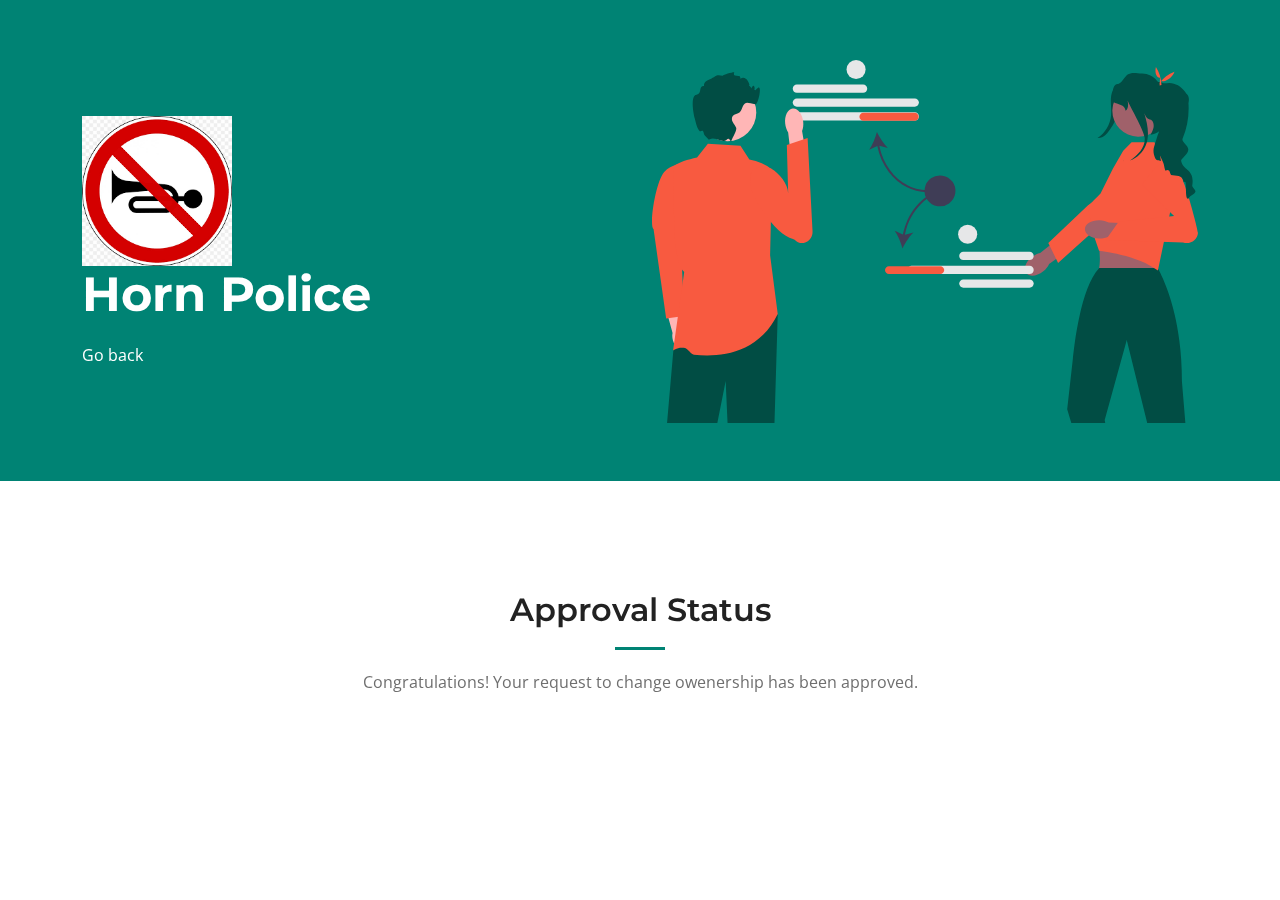
<file: ownership.html>
<!DOCTYPE html>
<html lang="en">

<head>
  <meta charset="utf-8">
  <meta content="width=device-width, initial-scale=1.0" name="viewport">
  
  <title>Horn Police</title>
  
  <meta content="" name="description">
  <meta content="" name="keywords">
  <style>
    .body {

      background-image: url('images.png');
  } 
  </style>
  <!-- Favicons -->
  <link href="images.png" rel="icon">
  
  <!-- <link href="assets/img/apple-touch-icon.png" rel="apple-touch-icon"> -->

  <!-- Google Fonts -->
  <link rel="preconnect" href="https://fonts.googleapis.com">
  <link rel="preconnect" href="https://fonts.gstatic.com" crossorigin>
  <link href="https://fonts.googleapis.com/css2?family=Open+Sans:ital,wght@0,300;0,400;0,500;0,600;0,700;1,300;1,400;1,600;1,700&family=Montserrat:ital,wght@0,300;0,400;0,500;0,600;0,700;1,300;1,400;1,500;1,600;1,700&family=Raleway:ital,wght@0,300;0,400;0,500;0,600;0,700;1,300;1,400;1,500;1,600;1,700&display=swap" rel="stylesheet">

  <!-- Vendor CSS Files -->
  <link href="assets/vendor/bootstrap/css/bootstrap.min.css" rel="stylesheet">
  <link href="assets/vendor/bootstrap-icons/bootstrap-icons.css" rel="stylesheet">
  <link href="assets/vendor/aos/aos.css" rel="stylesheet">
  <link href="assets/vendor/glightbox/css/glightbox.min.css" rel="stylesheet">
  <link href="assets/vendor/swiper/swiper-bundle.min.css" rel="stylesheet">

  <!-- Template Main CSS File -->
  <link href="assets/css/main.css" rel="stylesheet">

  <!-- =======================================================
  * Template Name: Impact - v1.0.0
  * Template URL: https://bootstrapmade.com/impact-bootstrap-business-website-template/
  * Author: BootstrapMade.com
  * License: https://bootstrapmade.com/license/
  ======================================================== -->
</head>

<body>


  
  </header><!-- End Header -->
  <!-- End Header -->

  <!-- ======= Hero Section ======= -->
  <section id="hero" class="hero">
    <div class="container position-relative">
      <div class="row gy-5" data-aos="fade-in">
        <div class="col-lg-6 order-2 order-lg-1 d-flex flex-column justify-content-center text-center text-lg-start">
            
            <img src="images.png" width="150" height="150"> 

            <h2>Horn Police</h2>
            <a style="color: white;"href="index.html">Go back</a>
        </div>
        <div class="col-lg-6 order-1 order-lg-2">
          <img src="assets/img/hero-img.svg" class="img-fluid" alt="" data-aos="zoom-out" data-aos-delay="100">
        </div>
      </div>
    </div>

    <div class="icon-boxes position-relative">
      <div class="container position-relative">
        <div class="row gy-4 mt-5">

          </div>
          

        </div>
      </div>
    </div>

    </div>
  </section>
  <!-- End Hero Section -->

  <main id="main">

    <!-- ======= About Us Section ======= -->
    <section id="about" class="about">
      <div class="container" data-aos="fade-up">
        <div class="section-header">
          <h2>Approval Status</h2>
          <p>Congratulations! Your request to change owenership has been approved.</p>
        </div>

       

  </footer><!-- End Footer -->
  <!-- End Footer -->

  <a href="#" class="scroll-top d-flex align-items-center justify-content-center"><i class="bi bi-arrow-up-short"></i></a>

  <div id="preloader"></div>

  <!-- Vendor JS Files -->
  <script src="assets/vendor/bootstrap/js/bootstrap.bundle.min.js"></script>
  <script src="assets/vendor/aos/aos.js"></script>
  <script src="assets/vendor/glightbox/js/glightbox.min.js"></script>
  <script src="assets/vendor/purecounter/purecounter_vanilla.js"></script>
  <script src="assets/vendor/swiper/swiper-bundle.min.js"></script>
  <script src="assets/vendor/isotope-layout/isotope.pkgd.min.js"></script>
  <script src="assets/vendor/php-email-form/validate.js"></script>

  <!-- Template Main JS File -->
  <script src="assets/js/main.js"></script>

</body>

</html>
</file>
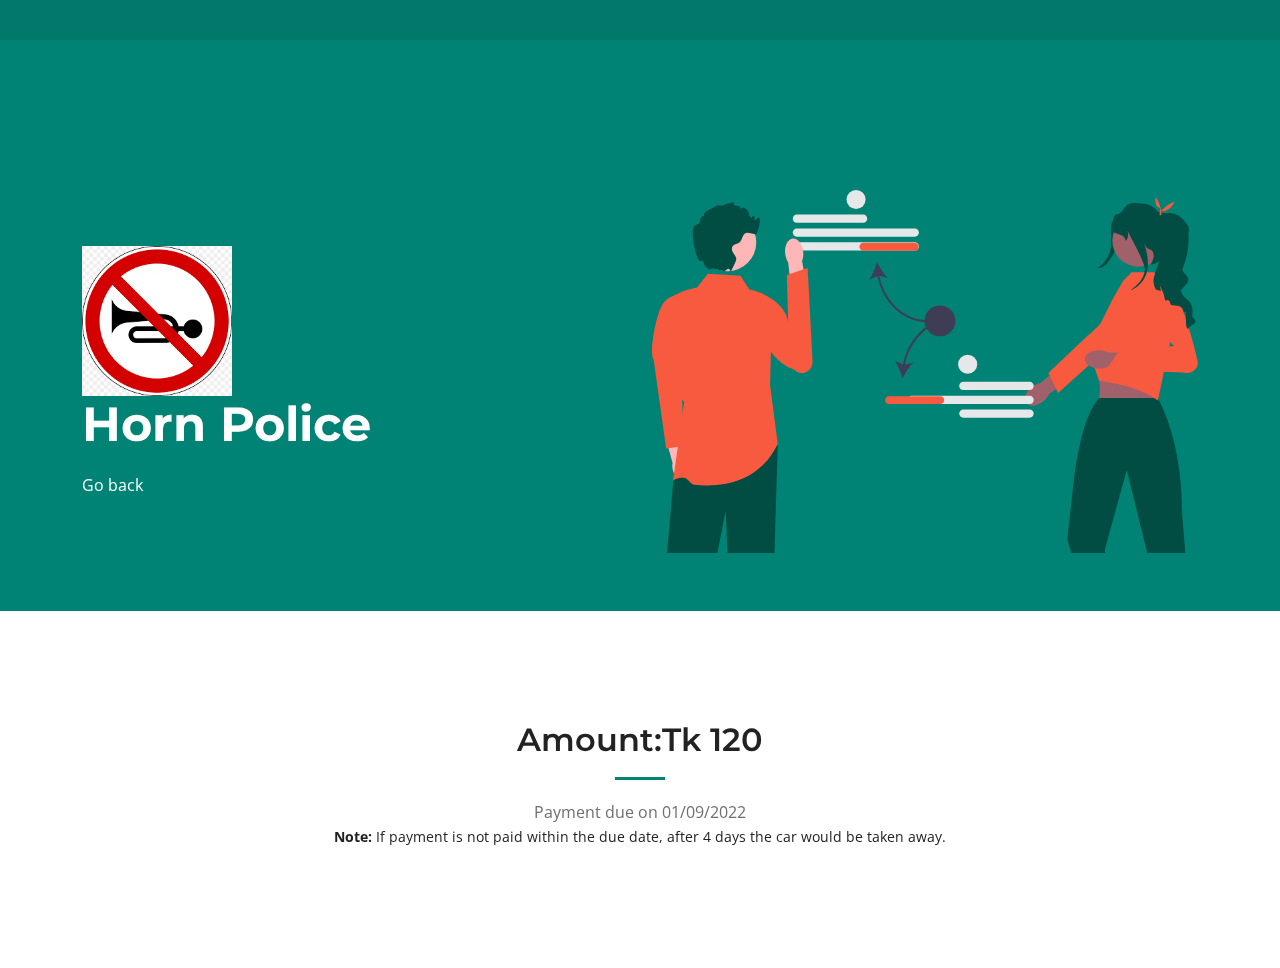
<file: payment.html>
<!DOCTYPE html>
<html lang="en">

<head>
  <meta charset="utf-8">
  <meta content="width=device-width, initial-scale=1.0" name="viewport">
  
  <title>Payment</title>
  
  <meta content="" name="description">
  <meta content="" name="keywords">
  <style>
    .body {

      background-image: url('');
  } 
  </style>
  <!-- Favicons -->
  <link href="images.png" rel="icon">
  
  <!-- <link href="assets/img/apple-touch-icon.png" rel="apple-touch-icon"> -->

  <!-- Google Fonts -->
  <link rel="preconnect" href="https://fonts.googleapis.com">
  <link rel="preconnect" href="https://fonts.gstatic.com" crossorigin>
  <link href="https://fonts.googleapis.com/css2?family=Open+Sans:ital,wght@0,300;0,400;0,500;0,600;0,700;1,300;1,400;1,600;1,700&family=Montserrat:ital,wght@0,300;0,400;0,500;0,600;0,700;1,300;1,400;1,500;1,600;1,700&family=Raleway:ital,wght@0,300;0,400;0,500;0,600;0,700;1,300;1,400;1,500;1,600;1,700&display=swap" rel="stylesheet">

  <!-- Vendor CSS Files -->
  <link href="assets/vendor/bootstrap/css/bootstrap.min.css" rel="stylesheet">
  <link href="assets/vendor/bootstrap-icons/bootstrap-icons.css" rel="stylesheet">
  <link href="assets/vendor/aos/aos.css" rel="stylesheet">
  <link href="assets/vendor/glightbox/css/glightbox.min.css" rel="stylesheet">
  <link href="assets/vendor/swiper/swiper-bundle.min.css" rel="stylesheet">

  <!-- Template Main CSS File -->
  <link href="assets/css/main.css" rel="stylesheet">

  <!-- =======================================================
  * Template Name: Impact - v1.0.0
  * Template URL: https://bootstrapmade.com/impact-bootstrap-business-website-template/
  * Author: BootstrapMade.com
  * License: https://bootstrapmade.com/license/
  ======================================================== -->
</head>

<body>

  <!-- ======= Header ======= -->
  <section id="topbar" class="topbar d-flex align-items-center">
    <div class="container d-flex justify-content-center justify-content-md-between">
      <div class="contact-info d-flex align-items-center">
        
      </div>

   
   
  </section><!-- End Top Bar -->

  <header id="header" class="header d-flex align-items-center">

    <div class="container-fluid container-xl d-flex align-items-center justify-content-between">
      <a href="index.html" class="logo d-flex align-items-center">
        <!-- Uncomment the line below if you also wish to use an image logo -->
        <!-- <img src="assets/img/logo.png" alt=""> -->
      </a>

 

    </div>
  </header><!-- End Header -->
  <!-- End Header -->

  <!-- ======= Hero Section ======= -->
  <section id="hero" class="hero">
    <div class="container position-relative">
      <div class="row gy-5" data-aos="fade-in">
        <div class="col-lg-6 order-2 order-lg-1 d-flex flex-column justify-content-center text-center text-lg-start">
          <img src="images.png" width="150" height="150"> 
          <h2>Horn Police</h2>
          <a style="color: white;"href="index.html">Go back</a>
         
          
        </div>
        <div class="col-lg-6 order-1 order-lg-2">
          <img src="assets/img/hero-img.svg" class="img-fluid" alt="" data-aos="zoom-out" data-aos-delay="100">
        </div>
      </div>
    </div>

    <div class="icon-boxes position-relative">
      <div class="container position-relative">
        <div class="row gy-4 mt-5">

          </div>
          

        </div>
      </div>
    </div>

    </div>
  </section>
  <!-- End Hero Section -->

  <main id="main">

    <!-- ======= About Us Section ======= -->
    <section id="about" class="about">
      <div class="container" data-aos="fade-up">

        <div class="section-header">
          <h2>Amount:Tk 120</h2>
          <p>Payment due on 01/09/2022</p>
          <small><strong>Note:</strong> If payment is not paid within the due date, after 4 days the car would be taken away.</small>
        </div>

       

  </footer><!-- End Footer -->
  <!-- End Footer -->

  <a href="#" class="scroll-top d-flex align-items-center justify-content-center"><i class="bi bi-arrow-up-short"></i></a>

  <div id="preloader"></div>

  <!-- Vendor JS Files -->
  <script src="assets/vendor/bootstrap/js/bootstrap.bundle.min.js"></script>
  <script src="assets/vendor/aos/aos.js"></script>
  <script src="assets/vendor/glightbox/js/glightbox.min.js"></script>
  <script src="assets/vendor/purecounter/purecounter_vanilla.js"></script>
  <script src="assets/vendor/swiper/swiper-bundle.min.js"></script>
  <script src="assets/vendor/isotope-layout/isotope.pkgd.min.js"></script>
  <script src="assets/vendor/php-email-form/validate.js"></script>

  <!-- Template Main JS File -->
  <script src="assets/js/main.js"></script>

</body>

</html>
</file>
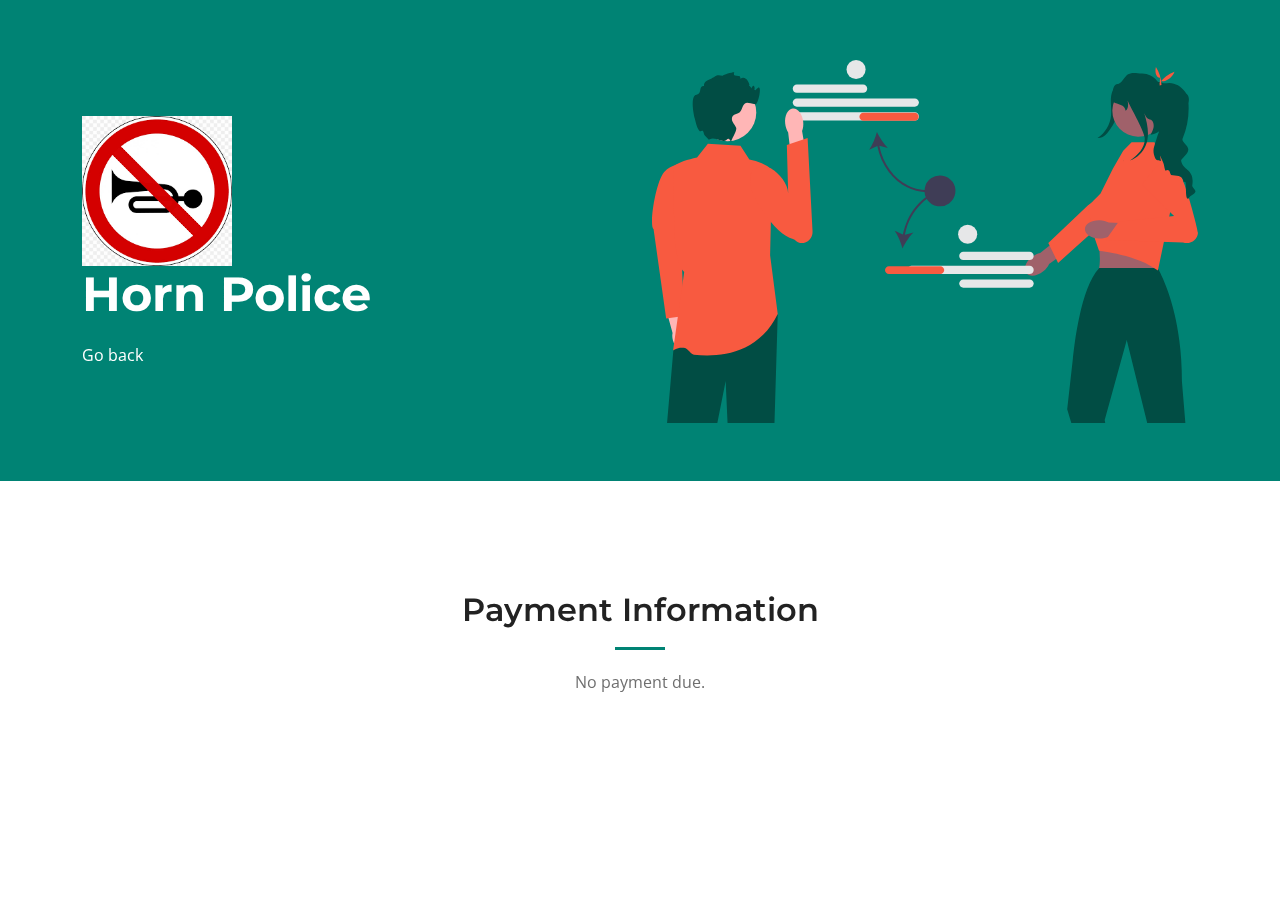
<file: paymentinfo.html>
<!DOCTYPE html>
<html lang="en">

<head>
  <meta charset="utf-8">
  <meta content="width=device-width, initial-scale=1.0" name="viewport">
  
  <title>Horn Police</title>
  
  <meta content="" name="description">
  <meta content="" name="keywords">
  <style>
    .body {

      background-image: url('images.png');
  } 
  </style>
  <!-- Favicons -->
  <link href="images.png" rel="icon">
  
  <!-- <link href="assets/img/apple-touch-icon.png" rel="apple-touch-icon"> -->

  <!-- Google Fonts -->
  <link rel="preconnect" href="https://fonts.googleapis.com">
  <link rel="preconnect" href="https://fonts.gstatic.com" crossorigin>
  <link href="https://fonts.googleapis.com/css2?family=Open+Sans:ital,wght@0,300;0,400;0,500;0,600;0,700;1,300;1,400;1,600;1,700&family=Montserrat:ital,wght@0,300;0,400;0,500;0,600;0,700;1,300;1,400;1,500;1,600;1,700&family=Raleway:ital,wght@0,300;0,400;0,500;0,600;0,700;1,300;1,400;1,500;1,600;1,700&display=swap" rel="stylesheet">

  <!-- Vendor CSS Files -->
  <link href="assets/vendor/bootstrap/css/bootstrap.min.css" rel="stylesheet">
  <link href="assets/vendor/bootstrap-icons/bootstrap-icons.css" rel="stylesheet">
  <link href="assets/vendor/aos/aos.css" rel="stylesheet">
  <link href="assets/vendor/glightbox/css/glightbox.min.css" rel="stylesheet">
  <link href="assets/vendor/swiper/swiper-bundle.min.css" rel="stylesheet">

  <!-- Template Main CSS File -->
  <link href="assets/css/main.css" rel="stylesheet">

  <!-- =======================================================
  * Template Name: Impact - v1.0.0
  * Template URL: https://bootstrapmade.com/impact-bootstrap-business-website-template/
  * Author: BootstrapMade.com
  * License: https://bootstrapmade.com/license/
  ======================================================== -->
</head>

<body>


  
  </header><!-- End Header -->
  <!-- End Header -->

  <!-- ======= Hero Section ======= -->
  <section id="hero" class="hero">
    <div class="container position-relative">
      <div class="row gy-5" data-aos="fade-in">
        <div class="col-lg-6 order-2 order-lg-1 d-flex flex-column justify-content-center text-center text-lg-start">
            
            <img src="images.png" width="150" height="150"> 

            <h2>Horn Police</h2>
            <a style="color: white;"href="index.html">Go back</a>
        </div>
        <div class="col-lg-6 order-1 order-lg-2">
          <img src="assets/img/hero-img.svg" class="img-fluid" alt="" data-aos="zoom-out" data-aos-delay="100">
        </div>
      </div>
    </div>

    <div class="icon-boxes position-relative">
      <div class="container position-relative">
        <div class="row gy-4 mt-5">

          </div>
          

        </div>
      </div>
    </div>

    </div>
  </section>
  <!-- End Hero Section -->

  <main id="main">

    <!-- ======= About Us Section ======= -->
    <section id="about" class="about">
      <div class="container" data-aos="fade-up">
        <div class="section-header">
          <h2>Payment Information</h2>
          <p>No payment due.</p>
        </div>

       

  </footer><!-- End Footer -->
  <!-- End Footer -->

  <a href="#" class="scroll-top d-flex align-items-center justify-content-center"><i class="bi bi-arrow-up-short"></i></a>

  <div id="preloader"></div>

  <!-- Vendor JS Files -->
  <script src="assets/vendor/bootstrap/js/bootstrap.bundle.min.js"></script>
  <script src="assets/vendor/aos/aos.js"></script>
  <script src="assets/vendor/glightbox/js/glightbox.min.js"></script>
  <script src="assets/vendor/purecounter/purecounter_vanilla.js"></script>
  <script src="assets/vendor/swiper/swiper-bundle.min.js"></script>
  <script src="assets/vendor/isotope-layout/isotope.pkgd.min.js"></script>
  <script src="assets/vendor/php-email-form/validate.js"></script>

  <!-- Template Main JS File -->
  <script src="assets/js/main.js"></script>

</body>

</html>
</file>
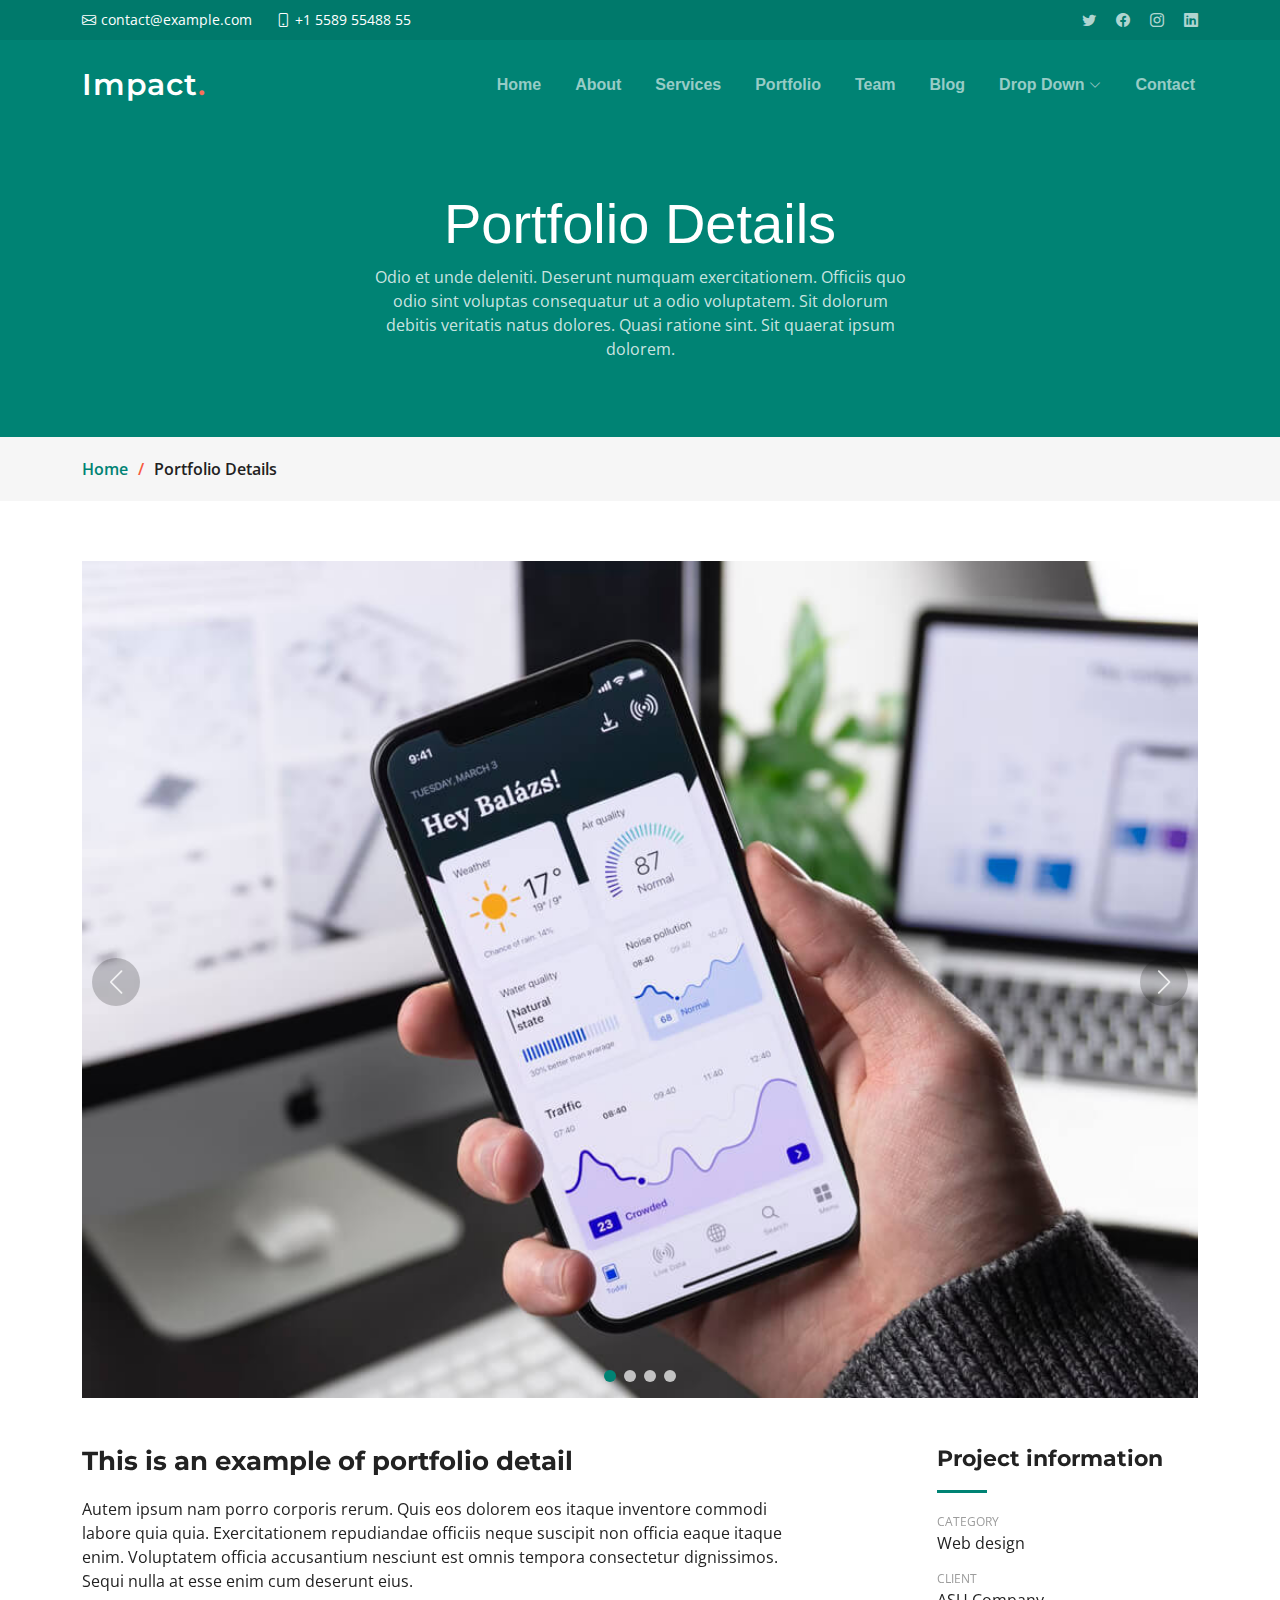
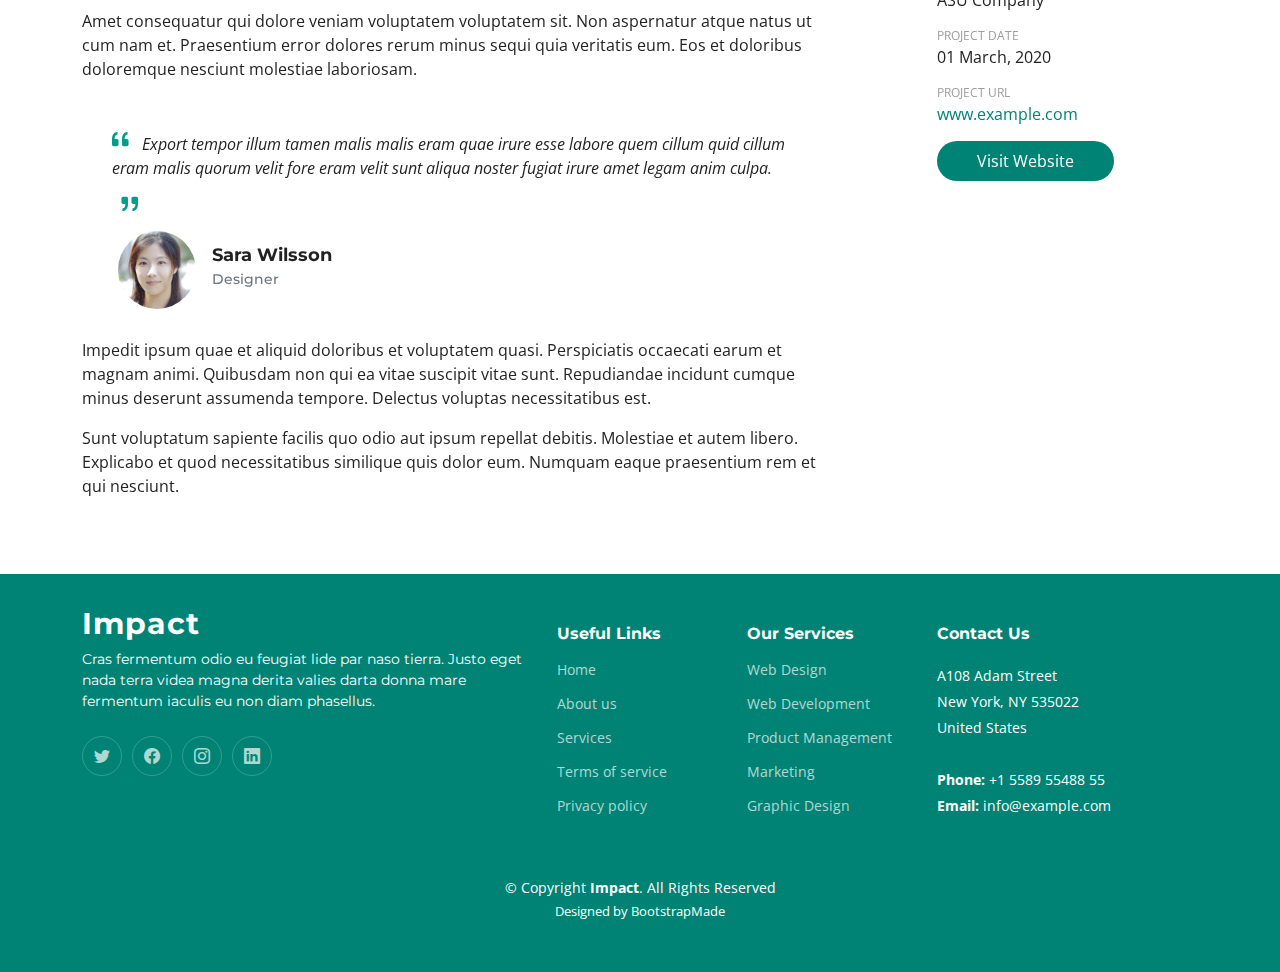
<file: portfolio-details.html>
<!DOCTYPE html>
<html lang="en">

<head>
  <meta charset="utf-8">
  <meta content="width=device-width, initial-scale=1.0" name="viewport">

  <title>Impact Bootstrap Template - Portfolio Details</title>
  <meta content="" name="description">
  <meta content="" name="keywords">

  <!-- Favicons -->
  <link href="assets/img/favicon.png" rel="icon">
  <link href="assets/img/apple-touch-icon.png" rel="apple-touch-icon">

  <!-- Google Fonts -->
  <link rel="preconnect" href="https://fonts.googleapis.com">
  <link rel="preconnect" href="https://fonts.gstatic.com" crossorigin>
  <link href="https://fonts.googleapis.com/css2?family=Open+Sans:ital,wght@0,300;0,400;0,500;0,600;0,700;1,300;1,400;1,600;1,700&family=Montserrat:ital,wght@0,300;0,400;0,500;0,600;0,700;1,300;1,400;1,500;1,600;1,700&family=Raleway:ital,wght@0,300;0,400;0,500;0,600;0,700;1,300;1,400;1,500;1,600;1,700&display=swap" rel="stylesheet">

  <!-- Vendor CSS Files -->
  <link href="assets/vendor/bootstrap/css/bootstrap.min.css" rel="stylesheet">
  <link href="assets/vendor/bootstrap-icons/bootstrap-icons.css" rel="stylesheet">
  <link href="assets/vendor/aos/aos.css" rel="stylesheet">
  <link href="assets/vendor/glightbox/css/glightbox.min.css" rel="stylesheet">
  <link href="assets/vendor/swiper/swiper-bundle.min.css" rel="stylesheet">

  <!-- Template Main CSS File -->
  <link href="assets/css/main.css" rel="stylesheet">

  <!-- =======================================================
  * Template Name: Impact - v1.0.0
  * Template URL: https://bootstrapmade.com/impact-bootstrap-business-website-template/
  * Author: BootstrapMade.com
  * License: https://bootstrapmade.com/license/
  ======================================================== -->
</head>

<body>

  <!-- ======= Header ======= -->
  <section id="topbar" class="topbar d-flex align-items-center">
    <div class="container d-flex justify-content-center justify-content-md-between">
      <div class="contact-info d-flex align-items-center">
        <i class="bi bi-envelope d-flex align-items-center"><a href="mailto:contact@example.com">contact@example.com</a></i>
        <i class="bi bi-phone d-flex align-items-center ms-4"><span>+1 5589 55488 55</span></i>
      </div>
      <div class="social-links d-none d-md-flex align-items-center">
        <a href="#" class="twitter"><i class="bi bi-twitter"></i></a>
        <a href="#" class="facebook"><i class="bi bi-facebook"></i></a>
        <a href="#" class="instagram"><i class="bi bi-instagram"></i></a>
        <a href="#" class="linkedin"><i class="bi bi-linkedin"></i></i></a>
      </div>
    </div>
  </section><!-- End Top Bar -->

  <header id="header" class="header d-flex align-items-center">

    <div class="container-fluid container-xl d-flex align-items-center justify-content-between">
      <a href="index.html" class="logo d-flex align-items-center">
        <!-- Uncomment the line below if you also wish to use an image logo -->
        <!-- <img src="assets/img/logo.png" alt=""> -->
        <h1>Impact<span>.</span></h1>
      </a>
      <nav id="navbar" class="navbar">
        <ul>
          <li><a href="#hero">Home</a></li>
          <li><a href="#about">About</a></li>
          <li><a href="#services">Services</a></li>
          <li><a href="#portfolio">Portfolio</a></li>
          <li><a href="#team">Team</a></li>
          <li><a href="blog.html">Blog</a></li>
          <li class="dropdown"><a href="#"><span>Drop Down</span> <i class="bi bi-chevron-down dropdown-indicator"></i></a>
            <ul>
              <li><a href="#">Drop Down 1</a></li>
              <li class="dropdown"><a href="#"><span>Deep Drop Down</span> <i class="bi bi-chevron-down dropdown-indicator"></i></a>
                <ul>
                  <li><a href="#">Deep Drop Down 1</a></li>
                  <li><a href="#">Deep Drop Down 2</a></li>
                  <li><a href="#">Deep Drop Down 3</a></li>
                  <li><a href="#">Deep Drop Down 4</a></li>
                  <li><a href="#">Deep Drop Down 5</a></li>
                </ul>
              </li>
              <li><a href="#">Drop Down 2</a></li>
              <li><a href="#">Drop Down 3</a></li>
              <li><a href="#">Drop Down 4</a></li>
            </ul>
          </li>
          <li><a href="#contact">Contact</a></li>
        </ul>
      </nav><!-- .navbar -->

      <i class="mobile-nav-toggle mobile-nav-show bi bi-list"></i>
      <i class="mobile-nav-toggle mobile-nav-hide d-none bi bi-x"></i>

    </div>
  </header><!-- End Header -->
  <!-- End Header -->

  <main id="main">

    <!-- ======= Breadcrumbs ======= -->
    <div class="breadcrumbs">
      <div class="page-header d-flex align-items-center" style="background-image: url('');">
        <div class="container position-relative">
          <div class="row d-flex justify-content-center">
            <div class="col-lg-6 text-center">
              <h2>Portfolio Details</h2>
              <p>Odio et unde deleniti. Deserunt numquam exercitationem. Officiis quo odio sint voluptas consequatur ut a odio voluptatem. Sit dolorum debitis veritatis natus dolores. Quasi ratione sint. Sit quaerat ipsum dolorem.</p>
            </div>
          </div>
        </div>
      </div>
      <nav>
        <div class="container">
          <ol>
            <li><a href="index.html">Home</a></li>
            <li>Portfolio Details</li>
          </ol>
        </div>
      </nav>
    </div><!-- End Breadcrumbs -->

    <!-- ======= Portfolio Details Section ======= -->
    <section id="portfolio-details" class="portfolio-details">
      <div class="container" data-aos="fade-up">

        <div class="position-relative h-100">
          <div class="slides-1 portfolio-details-slider swiper">
            <div class="swiper-wrapper align-items-center">

              <div class="swiper-slide">
                <img src="assets/img/portfolio/app-1.jpg" alt="">
              </div>

              <div class="swiper-slide">
                <img src="assets/img/portfolio/product-1.jpg" alt="">
              </div>

              <div class="swiper-slide">
                <img src="assets/img/portfolio/branding-1.jpg" alt="">
              </div>

              <div class="swiper-slide">
                <img src="assets/img/portfolio/books-1.jpg" alt="">
              </div>

            </div>
            <div class="swiper-pagination"></div>
          </div>
          <div class="swiper-button-prev"></div>
          <div class="swiper-button-next"></div>

        </div>

        <div class="row justify-content-between gy-4 mt-4">

          <div class="col-lg-8">
            <div class="portfolio-description">
              <h2>This is an example of portfolio detail</h2>
              <p>
                Autem ipsum nam porro corporis rerum. Quis eos dolorem eos itaque inventore commodi labore quia quia. Exercitationem repudiandae officiis neque suscipit non officia eaque itaque enim. Voluptatem officia accusantium nesciunt est omnis tempora consectetur dignissimos. Sequi nulla at esse enim cum deserunt eius.
              </p>
              <p>
                Amet consequatur qui dolore veniam voluptatem voluptatem sit. Non aspernatur atque natus ut cum nam et. Praesentium error dolores rerum minus sequi quia veritatis eum. Eos et doloribus doloremque nesciunt molestiae laboriosam.
              </p>

              <div class="testimonial-item">
                <p>
                  <i class="bi bi-quote quote-icon-left"></i>
                  Export tempor illum tamen malis malis eram quae irure esse labore quem cillum quid cillum eram malis quorum velit fore eram velit sunt aliqua noster fugiat irure amet legam anim culpa.
                  <i class="bi bi-quote quote-icon-right"></i>
                </p>
                <div>
                  <img src="assets/img/testimonials/testimonials-2.jpg" class="testimonial-img" alt="">
                  <h3>Sara Wilsson</h3>
                  <h4>Designer</h4>
                </div>
              </div>

              <p>
                Impedit ipsum quae et aliquid doloribus et voluptatem quasi. Perspiciatis occaecati earum et magnam animi. Quibusdam non qui ea vitae suscipit vitae sunt. Repudiandae incidunt cumque minus deserunt assumenda tempore. Delectus voluptas necessitatibus est.

              <p>
                Sunt voluptatum sapiente facilis quo odio aut ipsum repellat debitis. Molestiae et autem libero. Explicabo et quod necessitatibus similique quis dolor eum. Numquam eaque praesentium rem et qui nesciunt.
              </p>

            </div>
          </div>

          <div class="col-lg-3">
            <div class="portfolio-info">
              <h3>Project information</h3>
              <ul>
                <li><strong>Category</strong> <span>Web design</span></li>
                <li><strong>Client</strong> <span>ASU Company</span></li>
                <li><strong>Project date</strong> <span>01 March, 2020</span></li>
                <li><strong>Project URL</strong> <a href="#">www.example.com</a></li>
                <li><a href="#" class="btn-visit align-self-start">Visit Website</a></li>
              </ul>
            </div>
          </div>

        </div>

      </div>
    </section><!-- End Portfolio Details Section -->

  </main><!-- End #main -->

  <!-- ======= Footer ======= -->
  <footer id="footer" class="footer">

    <div class="container">
      <div class="row gy-4">
        <div class="col-lg-5 col-md-12 footer-info">
          <a href="index.html" class="logo d-flex align-items-center">
            <span>Impact</span>
          </a>
          <p>Cras fermentum odio eu feugiat lide par naso tierra. Justo eget nada terra videa magna derita valies darta donna mare fermentum iaculis eu non diam phasellus.</p>
          <div class="social-links d-flex mt-4">
            <a href="#" class="twitter"><i class="bi bi-twitter"></i></a>
            <a href="#" class="facebook"><i class="bi bi-facebook"></i></a>
            <a href="#" class="instagram"><i class="bi bi-instagram"></i></a>
            <a href="#" class="linkedin"><i class="bi bi-linkedin"></i></a>
          </div>
        </div>

        <div class="col-lg-2 col-6 footer-links">
          <h4>Useful Links</h4>
          <ul>
            <li><a href="#">Home</a></li>
            <li><a href="#">About us</a></li>
            <li><a href="#">Services</a></li>
            <li><a href="#">Terms of service</a></li>
            <li><a href="#">Privacy policy</a></li>
          </ul>
        </div>

        <div class="col-lg-2 col-6 footer-links">
          <h4>Our Services</h4>
          <ul>
            <li><a href="#">Web Design</a></li>
            <li><a href="#">Web Development</a></li>
            <li><a href="#">Product Management</a></li>
            <li><a href="#">Marketing</a></li>
            <li><a href="#">Graphic Design</a></li>
          </ul>
        </div>

        <div class="col-lg-3 col-md-12 footer-contact text-center text-md-start">
          <h4>Contact Us</h4>
          <p>
            A108 Adam Street <br>
            New York, NY 535022<br>
            United States <br><br>
            <strong>Phone:</strong> +1 5589 55488 55<br>
            <strong>Email:</strong> info@example.com<br>
          </p>

        </div>

      </div>
    </div>

    <div class="container mt-4">
      <div class="copyright">
        &copy; Copyright <strong><span>Impact</span></strong>. All Rights Reserved
      </div>
      <div class="credits">
        <!-- All the links in the footer should remain intact. -->
        <!-- You can delete the links only if you purchased the pro version. -->
        <!-- Licensing information: https://bootstrapmade.com/license/ -->
        <!-- Purchase the pro version with working PHP/AJAX contact form: https://bootstrapmade.com/impact-bootstrap-business-website-template/ -->
        Designed by <a href="https://bootstrapmade.com/">BootstrapMade</a>
      </div>
    </div>

  </footer><!-- End Footer -->
  <!-- End Footer -->

  <a href="#" class="scroll-top d-flex align-items-center justify-content-center"><i class="bi bi-arrow-up-short"></i></a>

  <div id="preloader"></div>

  <!-- Vendor JS Files -->
  <script src="assets/vendor/bootstrap/js/bootstrap.bundle.min.js"></script>
  <script src="assets/vendor/aos/aos.js"></script>
  <script src="assets/vendor/glightbox/js/glightbox.min.js"></script>
  <script src="assets/vendor/purecounter/purecounter_vanilla.js"></script>
  <script src="assets/vendor/swiper/swiper-bundle.min.js"></script>
  <script src="assets/vendor/isotope-layout/isotope.pkgd.min.js"></script>
  <script src="assets/vendor/php-email-form/validate.js"></script>

  <!-- Template Main JS File -->
  <script src="assets/js/main.js"></script>

</body>

</html>
</file>
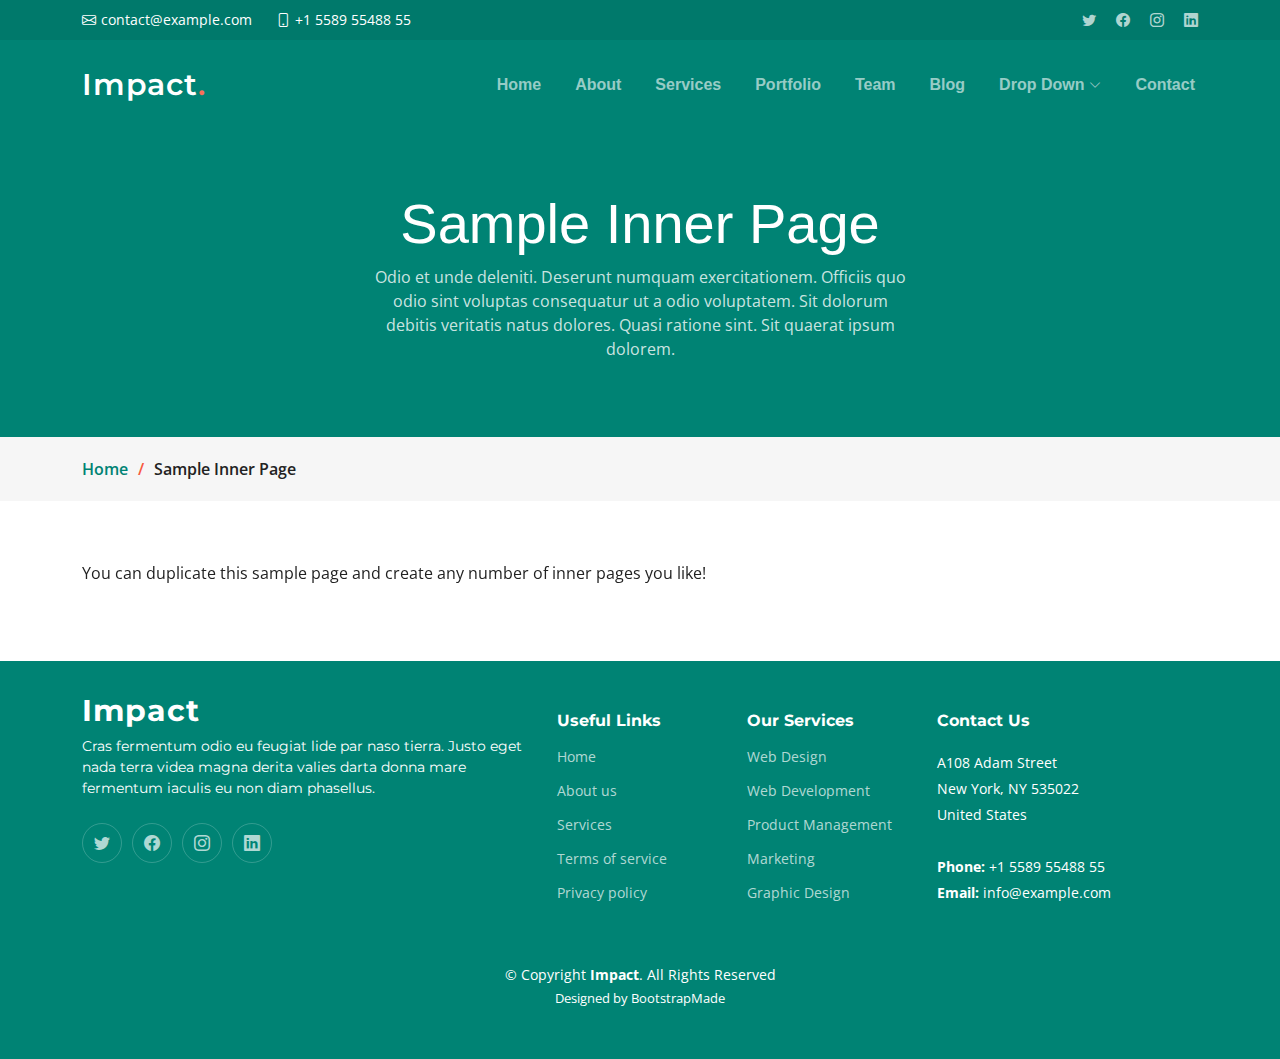
<file: sample-inner-page.html>
<!DOCTYPE html>
<html lang="en">

<head>
  <meta charset="utf-8">
  <meta content="width=device-width, initial-scale=1.0" name="viewport">

  <title>[Template] Sample Inner Page</title>
  <meta content="" name="description">
  <meta content="" name="keywords">

  <!-- Favicons -->
  <link href="assets/img/favicon.png" rel="icon">
  <link href="assets/img/apple-touch-icon.png" rel="apple-touch-icon">

  <!-- Google Fonts -->
  <link rel="preconnect" href="https://fonts.googleapis.com">
  <link rel="preconnect" href="https://fonts.gstatic.com" crossorigin>
  <link href="https://fonts.googleapis.com/css2?family=Open+Sans:ital,wght@0,300;0,400;0,500;0,600;0,700;1,300;1,400;1,600;1,700&family=Montserrat:ital,wght@0,300;0,400;0,500;0,600;0,700;1,300;1,400;1,500;1,600;1,700&family=Raleway:ital,wght@0,300;0,400;0,500;0,600;0,700;1,300;1,400;1,500;1,600;1,700&display=swap" rel="stylesheet">

  <!-- Vendor CSS Files -->
  <link href="assets/vendor/bootstrap/css/bootstrap.min.css" rel="stylesheet">
  <link href="assets/vendor/bootstrap-icons/bootstrap-icons.css" rel="stylesheet">
  <link href="assets/vendor/aos/aos.css" rel="stylesheet">
  <link href="assets/vendor/glightbox/css/glightbox.min.css" rel="stylesheet">
  <link href="assets/vendor/swiper/swiper-bundle.min.css" rel="stylesheet">

  <!-- Template Main CSS File -->
  <link href="assets/css/main.css" rel="stylesheet">

  <!-- =======================================================
  * Template Name: Impact - v1.0.0
  * Template URL: https://bootstrapmade.com/impact-bootstrap-business-website-template/
  * Author: BootstrapMade.com
  * License: https://bootstrapmade.com/license/
  ======================================================== -->
</head>

<body>

  <!-- ======= Header ======= -->
  <section id="topbar" class="topbar d-flex align-items-center">
    <div class="container d-flex justify-content-center justify-content-md-between">
      <div class="contact-info d-flex align-items-center">
        <i class="bi bi-envelope d-flex align-items-center"><a href="mailto:contact@example.com">contact@example.com</a></i>
        <i class="bi bi-phone d-flex align-items-center ms-4"><span>+1 5589 55488 55</span></i>
      </div>
      <div class="social-links d-none d-md-flex align-items-center">
        <a href="#" class="twitter"><i class="bi bi-twitter"></i></a>
        <a href="#" class="facebook"><i class="bi bi-facebook"></i></a>
        <a href="#" class="instagram"><i class="bi bi-instagram"></i></a>
        <a href="#" class="linkedin"><i class="bi bi-linkedin"></i></i></a>
      </div>
    </div>
  </section><!-- End Top Bar -->

  <header id="header" class="header d-flex align-items-center">

    <div class="container-fluid container-xl d-flex align-items-center justify-content-between">
      <a href="index.html" class="logo d-flex align-items-center">
        <!-- Uncomment the line below if you also wish to use an image logo -->
        <!-- <img src="assets/img/logo.png" alt=""> -->
        <h1>Impact<span>.</span></h1>
      </a>
      <nav id="navbar" class="navbar">
        <ul>
          <li><a href="#hero">Home</a></li>
          <li><a href="#about">About</a></li>
          <li><a href="#services">Services</a></li>
          <li><a href="#portfolio">Portfolio</a></li>
          <li><a href="#team">Team</a></li>
          <li><a href="blog.html">Blog</a></li>
          <li class="dropdown"><a href="#"><span>Drop Down</span> <i class="bi bi-chevron-down dropdown-indicator"></i></a>
            <ul>
              <li><a href="#">Drop Down 1</a></li>
              <li class="dropdown"><a href="#"><span>Deep Drop Down</span> <i class="bi bi-chevron-down dropdown-indicator"></i></a>
                <ul>
                  <li><a href="#">Deep Drop Down 1</a></li>
                  <li><a href="#">Deep Drop Down 2</a></li>
                  <li><a href="#">Deep Drop Down 3</a></li>
                  <li><a href="#">Deep Drop Down 4</a></li>
                  <li><a href="#">Deep Drop Down 5</a></li>
                </ul>
              </li>
              <li><a href="#">Drop Down 2</a></li>
              <li><a href="#">Drop Down 3</a></li>
              <li><a href="#">Drop Down 4</a></li>
            </ul>
          </li>
          <li><a href="#contact">Contact</a></li>
        </ul>
      </nav><!-- .navbar -->

      <i class="mobile-nav-toggle mobile-nav-show bi bi-list"></i>
      <i class="mobile-nav-toggle mobile-nav-hide d-none bi bi-x"></i>

    </div>
  </header><!-- End Header -->
  <!-- End Header -->

  <main id="main">

    <!-- ======= Breadcrumbs ======= -->
    <div class="breadcrumbs">
      <div class="page-header d-flex align-items-center" style="background-image: url('');">
        <div class="container position-relative">
          <div class="row d-flex justify-content-center">
            <div class="col-lg-6 text-center">
              <h2>Sample Inner Page</h2>
              <p>Odio et unde deleniti. Deserunt numquam exercitationem. Officiis quo odio sint voluptas consequatur ut a odio voluptatem. Sit dolorum debitis veritatis natus dolores. Quasi ratione sint. Sit quaerat ipsum dolorem.</p>
            </div>
          </div>
        </div>
      </div>
      <nav>
        <div class="container">
          <ol>
            <li><a href="index.html">Home</a></li>
            <li>Sample Inner Page</li>
          </ol>
        </div>
      </nav>
    </div><!-- End Breadcrumbs -->

    <section class="sample-page">
      <div class="container" data-aos="fade-up">

        <p>
          You can duplicate this sample page and create any number of inner pages you like!
        </p>

      </div>
    </section>

  </main><!-- End #main -->

  <!-- ======= Footer ======= -->
  <footer id="footer" class="footer">

    <div class="container">
      <div class="row gy-4">
        <div class="col-lg-5 col-md-12 footer-info">
          <a href="index.html" class="logo d-flex align-items-center">
            <span>Impact</span>
          </a>
          <p>Cras fermentum odio eu feugiat lide par naso tierra. Justo eget nada terra videa magna derita valies darta donna mare fermentum iaculis eu non diam phasellus.</p>
          <div class="social-links d-flex mt-4">
            <a href="#" class="twitter"><i class="bi bi-twitter"></i></a>
            <a href="#" class="facebook"><i class="bi bi-facebook"></i></a>
            <a href="#" class="instagram"><i class="bi bi-instagram"></i></a>
            <a href="#" class="linkedin"><i class="bi bi-linkedin"></i></a>
          </div>
        </div>

        <div class="col-lg-2 col-6 footer-links">
          <h4>Useful Links</h4>
          <ul>
            <li><a href="#">Home</a></li>
            <li><a href="#">About us</a></li>
            <li><a href="#">Services</a></li>
            <li><a href="#">Terms of service</a></li>
            <li><a href="#">Privacy policy</a></li>
          </ul>
        </div>

        <div class="col-lg-2 col-6 footer-links">
          <h4>Our Services</h4>
          <ul>
            <li><a href="#">Web Design</a></li>
            <li><a href="#">Web Development</a></li>
            <li><a href="#">Product Management</a></li>
            <li><a href="#">Marketing</a></li>
            <li><a href="#">Graphic Design</a></li>
          </ul>
        </div>

        <div class="col-lg-3 col-md-12 footer-contact text-center text-md-start">
          <h4>Contact Us</h4>
          <p>
            A108 Adam Street <br>
            New York, NY 535022<br>
            United States <br><br>
            <strong>Phone:</strong> +1 5589 55488 55<br>
            <strong>Email:</strong> info@example.com<br>
          </p>

        </div>

      </div>
    </div>

    <div class="container mt-4">
      <div class="copyright">
        &copy; Copyright <strong><span>Impact</span></strong>. All Rights Reserved
      </div>
      <div class="credits">
        <!-- All the links in the footer should remain intact. -->
        <!-- You can delete the links only if you purchased the pro version. -->
        <!-- Licensing information: https://bootstrapmade.com/license/ -->
        <!-- Purchase the pro version with working PHP/AJAX contact form: https://bootstrapmade.com/impact-bootstrap-business-website-template/ -->
        Designed by <a href="https://bootstrapmade.com/">BootstrapMade</a>
      </div>
    </div>

  </footer><!-- End Footer -->
  <!-- End Footer -->

  <a href="#" class="scroll-top d-flex align-items-center justify-content-center"><i class="bi bi-arrow-up-short"></i></a>

  <div id="preloader"></div>

  <!-- Vendor JS Files -->
  <script src="assets/vendor/bootstrap/js/bootstrap.bundle.min.js"></script>
  <script src="assets/vendor/aos/aos.js"></script>
  <script src="assets/vendor/glightbox/js/glightbox.min.js"></script>
  <script src="assets/vendor/purecounter/purecounter_vanilla.js"></script>
  <script src="assets/vendor/swiper/swiper-bundle.min.js"></script>
  <script src="assets/vendor/isotope-layout/isotope.pkgd.min.js"></script>
  <script src="assets/vendor/php-email-form/validate.js"></script>

  <!-- Template Main JS File -->
  <script src="assets/js/main.js"></script>

</body>

</html>
</file>
<file: assets/css/main.css>
/**
* Template Name: Impact - v1.0.0
* Template URL: https://bootstrapmade.com/impact-bootstrap-business-website-template/
* Author: BootstrapMade.com
* License: https://bootstrapmade.com/license/
*/

/*--------------------------------------------------------------
# Set main reusable colors and fonts using CSS variables
# Learn more about CSS variables at https://developer.mozilla.org/en-US/docs/Web/CSS/Using_CSS_custom_properties
--------------------------------------------------------------*/
/* Fonts */
:root {
  --font-default: "Open Sans", system-ui, -apple-system, "Segoe UI", Roboto, "Helvetica Neue", Arial, "Noto Sans", "Liberation Sans", sans-serif, "Apple Color Emoji", "Segoe UI Emoji", "Segoe UI Symbol", "Noto Color Emoji";
  --font-primary: "Montserrat", sans-serif;
  --font-secondary: "Poppins", sans-serif;
}

/* Colors */
:root {
  --color-default: #222222;
  --color-primary: #008374;
  --color-secondary: #f85a40;
}

/* Smooth scroll behavior */
:root {
  scroll-behavior: smooth;
}

/*--------------------------------------------------------------
# General
--------------------------------------------------------------*/
body {
  font-family: var(--font-default);
  color: var(--color-default);
}

a {
  color: var(--color-primary);
  text-decoration: none;
}

a:hover {
  color: #00b6a1;
  text-decoration: none;
}

h1,
h2,
h3,
h4,
h5,
h6 {
  font-family: var(--font-primary);
}

/*--------------------------------------------------------------
# Sections & Section Header
--------------------------------------------------------------*/
section {
  padding: 60px 0;
  overflow: hidden;
}

.sections-bg {
  background-color: #f6f6f6;
}

.section-header {
  text-align: center;
  padding-bottom: 60px;
}

.section-header h2 {
  font-size: 32px;
  font-weight: 600;
  margin-bottom: 20px;
  padding-bottom: 20px;
  position: relative;
}

.section-header h2:after {
  content: "";
  position: absolute;
  display: block;
  width: 50px;
  height: 3px;
  background: var(--color-primary);
  left: 0;
  right: 0;
  bottom: 0;
  margin: auto;
}

.section-header p {
  margin-bottom: 0;
  color: #6f6f6f;
}

/*--------------------------------------------------------------
# Breadcrumbs
--------------------------------------------------------------*/
.breadcrumbs .page-header {
  padding: 60px 0 60px 0;
  min-height: 20vh;
  position: relative;
  background-color: var(--color-primary);
}

.breadcrumbs .page-header h2 {
  font-size: 56px;
  font-weight: 500;
  color: #fff;
  font-family: var(--font-secondary);
}

.breadcrumbs .page-header p {
  color: rgba(255, 255, 255, 0.8);
}

.breadcrumbs nav {
  background-color: #f6f6f6;
  padding: 20px 0;
}

.breadcrumbs nav ol {
  display: flex;
  flex-wrap: wrap;
  list-style: none;
  margin: 0;
  padding: 0;
  font-size: 16px;
  font-weight: 600;
  color: var(--color-default);
}

.breadcrumbs nav ol a {
  color: var(--color-primary);
  transition: 0.3s;
}

.breadcrumbs nav ol a:hover {
  text-decoration: underline;
}

.breadcrumbs nav ol li+li {
  padding-left: 10px;
}

.breadcrumbs nav ol li+li::before {
  display: inline-block;
  padding-right: 10px;
  color: var(--color-secondary);
  content: "/";
}

/*--------------------------------------------------------------
# Scroll top button
--------------------------------------------------------------*/
.scroll-top {
  position: fixed;
  visibility: hidden;
  opacity: 0;
  right: 15px;
  bottom: -15px;
  z-index: 99999;
  background: var(--color-secondary);
  width: 44px;
  height: 44px;
  border-radius: 50px;
  transition: all 0.4s;
}

.scroll-top i {
  font-size: 24px;
  color: #fff;
  line-height: 0;
}

.scroll-top:hover {
  background: rgba(248, 90, 64, 0.8);
  color: #fff;
}

.scroll-top.active {
  visibility: visible;
  opacity: 1;
  bottom: 15px;
}

/*--------------------------------------------------------------
# Preloader
--------------------------------------------------------------*/
#preloader {
  position: fixed;
  inset: 0;
  z-index: 999999;
  overflow: hidden;
  background: #fff;
  transition: all 0.6s ease-out;
}

#preloader:before {
  content: "";
  position: fixed;
  top: calc(50% - 30px);
  left: calc(50% - 30px);
  border: 6px solid #fff;
  border-color: var(--color-primary) transparent var(--color-primary) transparent;
  border-radius: 50%;
  width: 60px;
  height: 60px;
  -webkit-animation: animate-preloader 1.5s linear infinite;
  animation: animate-preloader 1.5s linear infinite;
}

@-webkit-keyframes animate-preloader {
  0% {
    transform: rotate(0deg);
  }

  100% {
    transform: rotate(360deg);
  }
}

@keyframes animate-preloader {
  0% {
    transform: rotate(0deg);
  }

  100% {
    transform: rotate(360deg);
  }
}

/*--------------------------------------------------------------
# Disable aos animation delay on mobile devices
--------------------------------------------------------------*/
@media screen and (max-width: 768px) {
  [data-aos-delay] {
    transition-delay: 0 !important;
  }
}

/*--------------------------------------------------------------
# Header
--------------------------------------------------------------*/
.topbar {
  background: #00796b;
  height: 40px;
  font-size: 14px;
  transition: all 0.5s;
  color: #fff;
  padding: 0;
}

.topbar .contact-info i {
  font-style: normal;
  color: #fff;
  line-height: 0;
}

.topbar .contact-info i a,
.topbar .contact-info i span {
  padding-left: 5px;
  color: #fff;
}

@media (max-width: 575px) {

  .topbar .contact-info i a,
  .topbar .contact-info i span {
    font-size: 13px;
  }
}

.topbar .contact-info i a {
  line-height: 0;
  transition: 0.3s;
}

.topbar .contact-info i a:hover {
  color: #fff;
  text-decoration: underline;
}

.topbar .social-links a {
  color: rgba(255, 255, 255, 0.7);
  line-height: 0;
  transition: 0.3s;
  margin-left: 20px;
}

.topbar .social-links a:hover {
  color: #fff;
}

.header {
  transition: all 0.5s;
  z-index: 997;
  height: 90px;
  background-color: var(--color-primary);
}

.header.sticked {
  position: fixed;
  top: 0;
  right: 0;
  left: 0;
  height: 70px;
  box-shadow: 0px 2px 20px rgba(0, 0, 0, 0.1);
}

.header .logo img {
  max-height: 40px;
  margin-right: 6px;
}

.header .logo h1 {
  font-size: 30px;
  margin: 0;
  font-weight: 600;
  letter-spacing: 0.8px;
  color: #fff;
  font-family: var(--font-primary);
}

.header .logo h1 span {
  color: #f96f59;
}

.sticked-header-offset {
  margin-top: 70px;
}

section {
  scroll-margin-top: 70px;
}

/*--------------------------------------------------------------
# Desktop Navigation
--------------------------------------------------------------*/
@media (min-width: 1280px) {
  .navbar {
    padding: 0;
  }

  .navbar ul {
    margin: 0;
    padding: 0;
    display: flex;
    list-style: none;
    align-items: center;
  }

  .navbar li {
    position: relative;
  }

  .navbar>ul>li {
    white-space: nowrap;
    padding: 10px 0 10px 28px;
  }

  .navbar a,
  .navbar a:focus {
    display: flex;
    align-items: center;
    justify-content: space-between;
    padding: 0 3px;
    font-family: var(--font-secondary);
    font-size: 16px;
    font-weight: 600;
    color: rgba(255, 255, 255, 0.6);
    white-space: nowrap;
    transition: 0.3s;
    position: relative;
  }

  .navbar a i,
  .navbar a:focus i {
    font-size: 12px;
    line-height: 0;
    margin-left: 5px;
  }

  .navbar>ul>li>a:before {
    content: "";
    position: absolute;
    width: 100%;
    height: 2px;
    bottom: -6px;
    left: 0;
    background-color: var(--color-secondary);
    visibility: hidden;
    width: 0px;
    transition: all 0.3s ease-in-out 0s;
  }

  .navbar a:hover:before,
  .navbar li:hover>a:before,
  .navbar .active:before {
    visibility: visible;
    width: 100%;
  }

  .navbar a:hover,
  .navbar .active,
  .navbar .active:focus,
  .navbar li:hover>a {
    color: #fff;
  }

  .navbar .dropdown ul {
    display: block;
    position: absolute;
    left: 28px;
    top: calc(100% + 30px);
    margin: 0;
    padding: 10px 0;
    z-index: 99;
    opacity: 0;
    visibility: hidden;
    background: #fff;
    box-shadow: 0px 0px 30px rgba(127, 137, 161, 0.25);
    transition: 0.3s;
    border-radius: 4px;
  }

  .navbar .dropdown ul li {
    min-width: 200px;
  }

  .navbar .dropdown ul a {
    padding: 10px 20px;
    font-size: 15px;
    text-transform: none;
    font-weight: 600;
    color: #006a5d;
  }

  .navbar .dropdown ul a i {
    font-size: 12px;
  }

  .navbar .dropdown ul a:hover,
  .navbar .dropdown ul .active:hover,
  .navbar .dropdown ul li:hover>a {
    color: var(--color-secondary);
  }

  .navbar .dropdown:hover>ul {
    opacity: 1;
    top: 100%;
    visibility: visible;
  }

  .navbar .dropdown .dropdown ul {
    top: 0;
    left: calc(100% - 30px);
    visibility: hidden;
  }

  .navbar .dropdown .dropdown:hover>ul {
    opacity: 1;
    top: 0;
    left: 100%;
    visibility: visible;
  }
}

@media (min-width: 1280px) and (max-width: 1366px) {
  .navbar .dropdown .dropdown ul {
    left: -90%;
  }

  .navbar .dropdown .dropdown:hover>ul {
    left: -100%;
  }
}

@media (min-width: 1280px) {

  .mobile-nav-show,
  .mobile-nav-hide {
    display: none;
  }
}

/*--------------------------------------------------------------
# Mobile Navigation
--------------------------------------------------------------*/
@media (max-width: 1279px) {
  .navbar {
    position: fixed;
    top: 0;
    right: -100%;
    width: 100%;
    max-width: 400px;
    bottom: 0;
    transition: 0.3s;
    z-index: 9997;
  }

  .navbar ul {
    position: absolute;
    inset: 0;
    padding: 50px 0 10px 0;
    margin: 0;
    background: rgba(0, 131, 116, 0.9);
    overflow-y: auto;
    transition: 0.3s;
    z-index: 9998;
  }

  .navbar a,
  .navbar a:focus {
    display: flex;
    align-items: center;
    justify-content: space-between;
    padding: 10px 20px;
    font-family: var(--font-primary);
    font-size: 15px;
    font-weight: 600;
    color: rgba(255, 255, 255, 0.7);
    white-space: nowrap;
    transition: 0.3s;
  }

  .navbar a i,
  .navbar a:focus i {
    font-size: 12px;
    line-height: 0;
    margin-left: 5px;
  }

  .navbar a:hover,
  .navbar .active,
  .navbar .active:focus,
  .navbar li:hover>a {
    color: #fff;
  }

  .navbar .getstarted,
  .navbar .getstarted:focus {
    background: var(--color-primary);
    padding: 8px 20px;
    border-radius: 4px;
    margin: 15px;
    color: #fff;
  }

  .navbar .getstarted:hover,
  .navbar .getstarted:focus:hover {
    color: #fff;
    background: rgba(0, 131, 116, 0.8);
  }

  .navbar .dropdown ul,
  .navbar .dropdown .dropdown ul {
    position: static;
    display: none;
    padding: 10px 0;
    margin: 10px 20px;
    transition: all 0.5s ease-in-out;
    background-color: #007466;
    border: 1px solid #006459;
  }

  .navbar .dropdown>.dropdown-active,
  .navbar .dropdown .dropdown>.dropdown-active {
    display: block;
  }

  .mobile-nav-show {
    color: rgba(255, 255, 255, 0.6);
    font-size: 28px;
    cursor: pointer;
    line-height: 0;
    transition: 0.5s;
    z-index: 9999;
    margin-right: 10px;
  }

  .mobile-nav-hide {
    color: #fff;
    font-size: 32px;
    cursor: pointer;
    line-height: 0;
    transition: 0.5s;
    position: fixed;
    right: 20px;
    top: 20px;
    z-index: 9999;
  }

  .mobile-nav-active {
    overflow: hidden;
  }

  .mobile-nav-active .navbar {
    right: 0;
  }

  .mobile-nav-active .navbar:before {
    content: "";
    position: fixed;
    inset: 0;
    background: rgba(0, 106, 93, 0.8);
    z-index: 9996;
  }
}

/*--------------------------------------------------------------
# About Us Section
--------------------------------------------------------------*/
.about h3 {
  font-weight: 700;
  font-size: 28px;
  margin-bottom: 20px;
  font-family: var(--font-secondary);
}

.about .call-us {
  left: 10%;
  right: 10%;
  bottom: 0;
  background-color: #fff;
  box-shadow: 0px 2px 25px rgba(0, 0, 0, 0.08);
  padding: 20px;
  text-align: center;
}

.about .call-us h4 {
  font-size: 24px;
  font-weight: 700;
  margin-bottom: 5px;
}

.about .call-us p {
  font-size: 28px;
  font-weight: 700;
  color: var(--color-primary);
}

.about .content ul {
  list-style: none;
  padding: 0;
}

.about .content ul li {
  padding: 0 0 10px 30px;
  position: relative;
}

.about .content ul i {
  position: absolute;
  font-size: 20px;
  left: 0;
  top: -3px;
  color: var(--color-primary);
}

.about .content p:last-child {
  margin-bottom: 0;
}

.about .play-btn {
  width: 94px;
  height: 94px;
  background: radial-gradient(var(--color-primary) 50%, rgba(0, 131, 116, 0.4) 52%);
  border-radius: 50%;
  display: block;
  position: absolute;
  left: calc(50% - 47px);
  top: calc(50% - 47px);
  overflow: hidden;
}

.about .play-btn:before {
  content: "";
  position: absolute;
  width: 120px;
  height: 120px;
  -webkit-animation-delay: 0s;
  animation-delay: 0s;
  -webkit-animation: pulsate-btn 2s;
  animation: pulsate-btn 2s;
  -webkit-animation-direction: forwards;
  animation-direction: forwards;
  -webkit-animation-iteration-count: infinite;
  animation-iteration-count: infinite;
  -webkit-animation-timing-function: steps;
  animation-timing-function: steps;
  opacity: 1;
  border-radius: 50%;
  border: 5px solid rgba(0, 131, 116, 0.7);
  top: -15%;
  left: -15%;
  background: rgba(198, 16, 0, 0);
}

.about .play-btn:after {
  content: "";
  position: absolute;
  left: 50%;
  top: 50%;
  transform: translateX(-40%) translateY(-50%);
  width: 0;
  height: 0;
  border-top: 10px solid transparent;
  border-bottom: 10px solid transparent;
  border-left: 15px solid #fff;
  z-index: 100;
  transition: all 400ms cubic-bezier(0.55, 0.055, 0.675, 0.19);
}

.about .play-btn:hover:before {
  content: "";
  position: absolute;
  left: 50%;
  top: 50%;
  transform: translateX(-40%) translateY(-50%);
  width: 0;
  height: 0;
  border: none;
  border-top: 10px solid transparent;
  border-bottom: 10px solid transparent;
  border-left: 15px solid #fff;
  z-index: 200;
  -webkit-animation: none;
  animation: none;
  border-radius: 0;
}

.about .play-btn:hover:after {
  border-left: 15px solid var(--color-primary);
  transform: scale(20);
}

@-webkit-keyframes pulsate-btn {
  0% {
    transform: scale(0.6, 0.6);
    opacity: 1;
  }

  100% {
    transform: scale(1, 1);
    opacity: 0;
  }
}

@keyframes pulsate-btn {
  0% {
    transform: scale(0.6, 0.6);
    opacity: 1;
  }

  100% {
    transform: scale(1, 1);
    opacity: 0;
  }
}

/*--------------------------------------------------------------
# Clients Section
--------------------------------------------------------------*/
.clients {
  padding: 40px 0;
}

.clients .swiper {
  padding: 10px 0;
}

.clients .swiper-slide img {
  transition: 0.3s;
}

.clients .swiper-slide img:hover {
  transform: scale(1.1);
}

.clients .swiper-pagination {
  margin-top: 20px;
  position: relative;
}

.clients .swiper-pagination .swiper-pagination-bullet {
  width: 12px;
  height: 12px;
  background-color: #fff;
  opacity: 1;
  background-color: #ddd;
}

.clients .swiper-pagination .swiper-pagination-bullet-active {
  background-color: var(--color-primary);
}

/*--------------------------------------------------------------
# Stats Counter Section
--------------------------------------------------------------*/
.stats-counter {
  padding: 40px 0;
}

.stats-counter .stats-item {
  padding: 20px 0;
  border-bottom: 1px solid #e4e4e4;
}

.stats-counter .stats-item .purecounter {
  min-width: 90px;
  padding-right: 15px;
}

.stats-counter .stats-item i {
  font-size: 44px;
  line-height: 0;
  margin-right: 15px;
}

.stats-counter .stats-item span {
  font-size: 40px;
  display: block;
  font-weight: 700;
  color: var(--color-primary);
  line-height: 40px;
}

.stats-counter .stats-item p {
  margin: 0;
  font-family: var(--font-primary);
  font-size: 14px;
}

/*--------------------------------------------------------------
# Call To Action Section
--------------------------------------------------------------*/
.call-to-action .container {
  background: linear-gradient(rgba(0, 0, 0, 0.5), rgba(0, 0, 0, 0.5)), url("../img/cta-bg.jpg") center center;
  background-size: cover;
  padding: 100px 60px;
  border-radius: 15px;
  overflow: hidden;
}

.call-to-action h3 {
  color: #fff;
  font-size: 28px;
  font-weight: 700;
  margin-bottom: 20px;
}

.call-to-action p {
  color: #fff;
  margin-bottom: 20px;
}

.call-to-action .play-btn {
  width: 94px;
  height: 94px;
  margin-bottom: 20px;
  background: radial-gradient(var(--color-primary) 50%, rgba(0, 131, 116, 0.4) 52%);
  border-radius: 50%;
  display: inline-block;
  position: relative;
  overflow: hidden;
}

.call-to-action .play-btn:before {
  content: "";
  position: absolute;
  width: 120px;
  height: 120px;
  -webkit-animation-delay: 0s;
  animation-delay: 0s;
  -webkit-animation: pulsate-btn 2s;
  animation: pulsate-btn 2s;
  -webkit-animation-direction: forwards;
  animation-direction: forwards;
  -webkit-animation-iteration-count: infinite;
  animation-iteration-count: infinite;
  -webkit-animation-timing-function: steps;
  animation-timing-function: steps;
  opacity: 1;
  border-radius: 50%;
  border: 5px solid rgba(0, 131, 116, 0.7);
  top: -15%;
  left: -15%;
  background: rgba(198, 16, 0, 0);
}

.call-to-action .play-btn:after {
  content: "";
  position: absolute;
  left: 50%;
  top: 50%;
  transform: translateX(-40%) translateY(-50%);
  width: 0;
  height: 0;
  border-top: 10px solid transparent;
  border-bottom: 10px solid transparent;
  border-left: 15px solid #fff;
  z-index: 100;
  transition: all 400ms cubic-bezier(0.55, 0.055, 0.675, 0.19);
}

.call-to-action .play-btn:hover:before {
  content: "";
  position: absolute;
  left: 50%;
  top: 50%;
  transform: translateX(-40%) translateY(-50%);
  width: 0;
  height: 0;
  border: none;
  border-top: 10px solid transparent;
  border-bottom: 10px solid transparent;
  border-left: 15px solid #fff;
  z-index: 200;
  -webkit-animation: none;
  animation: none;
  border-radius: 0;
}

.call-to-action .play-btn:hover:after {
  border-left: 15px solid var(--color-primary);
  transform: scale(20);
}

.call-to-action .cta-btn {
  font-family: var(--font-primary);
  font-weight: 500;
  font-size: 16px;
  letter-spacing: 1px;
  display: inline-block;
  padding: 12px 48px;
  border-radius: 50px;
  transition: 0.5s;
  margin: 10px;
  border: 2px solid #fff;
  color: #fff;
}

.call-to-action .cta-btn:hover {
  background: var(--color-primary);
  border: 2px solid var(--color-primary);
}

@keyframes pulsate-btn {
  0% {
    transform: scale(0.6, 0.6);
    opacity: 1;
  }

  100% {
    transform: scale(1, 1);
    opacity: 0;
  }
}

/*--------------------------------------------------------------
# Our Services Section
--------------------------------------------------------------*/
.services {
  padding: 60px 0;
}

.services .service-item {
  padding: 40px;
  background: #fff;
  height: 100%;
  border-radius: 10px;
}

.services .service-item .icon {
  width: 48px;
  height: 48px;
  position: relative;
  margin-bottom: 50px;
}

.services .service-item .icon i {
  color: var(--color-default);
  font-size: 56px;
  transition: ease-in-out 0.3s;
  z-index: 2;
  position: relative;
}

.services .service-item .icon:before {
  position: absolute;
  content: "";
  height: 100%;
  width: 100%;
  background: #eeeeee;
  border-radius: 50px;
  z-index: 1;
  top: 10px;
  right: -20px;
  transition: 0.3s;
}

.services .service-item h3 {
  color: var(--color-default);
  font-weight: 700;
  margin: 0 0 20px 0;
  padding-bottom: 8px;
  font-size: 22px;
  position: relative;
  display: inline-block;
  border-bottom: 4px solid #eeeeee;
  transition: 0.3s;
}

.services .service-item p {
  line-height: 24px;
  font-size: 14px;
  margin-bottom: 0;
}

.services .service-item .readmore {
  margin-top: 15px;
  display: inline-block;
  color: var(--color-primary);
}

.services .service-item:hover .icon:before {
  background: #00b6a1;
}

.services .service-item:hover h3 {
  border-color: var(--color-primary);
}

/*--------------------------------------------------------------
# Testimonials Section
--------------------------------------------------------------*/
.testimonials .testimonial-wrap {
  padding-left: 10px;
}

.testimonials .testimonial-item {
  box-sizing: content-box;
  padding: 30px;
  margin: 30px 10px;
  box-shadow: 0px 0 15px rgba(0, 0, 0, 0.1);
  position: relative;
  background: #fff;
  border-radius: 10px;
}

.testimonials .testimonial-item .testimonial-img {
  width: 90px;
  border-radius: 50px;
  margin-right: 15px;
}

.testimonials .testimonial-item h3 {
  font-size: 18px;
  font-weight: bold;
  margin: 10px 0 5px 0;
  color: #000;
}

.testimonials .testimonial-item h4 {
  font-size: 14px;
  color: #999;
  margin: 0;
}

.testimonials .testimonial-item .stars {
  margin: 10px 0;
}

.testimonials .testimonial-item .stars i {
  color: #ffc107;
  margin: 0 1px;
}

.testimonials .testimonial-item .quote-icon-left,
.testimonials .testimonial-item .quote-icon-right {
  color: #009d8b;
  font-size: 26px;
  line-height: 0;
}

.testimonials .testimonial-item .quote-icon-left {
  display: inline-block;
  left: -5px;
  position: relative;
}

.testimonials .testimonial-item .quote-icon-right {
  display: inline-block;
  right: -5px;
  position: relative;
  top: 10px;
  transform: scale(-1, -1);
}

.testimonials .testimonial-item p {
  font-style: italic;
  margin: 15px auto 15px auto;
}

.testimonials .swiper-pagination {
  margin-top: 20px;
  position: relative;
}

.testimonials .swiper-pagination .swiper-pagination-bullet {
  width: 12px;
  height: 12px;
  background-color: rgba(0, 0, 0, 0.2);
  opacity: 1;
}

.testimonials .swiper-pagination .swiper-pagination-bullet-active {
  background-color: var(--color-primary);
}

@media (max-width: 767px) {
  .testimonials .testimonial-wrap {
    padding-left: 0;
  }

  .testimonials .testimonial-item {
    padding: 30px;
    margin: 15px;
  }

  .testimonials .testimonial-item .testimonial-img {
    position: static;
    left: auto;
  }
}

/*--------------------------------------------------------------
# Portfolio Section
--------------------------------------------------------------*/
.portfolio .portfolio-flters {
  padding: 0 0 20px 0;
  margin: 0 auto;
  list-style: none;
  text-align: center;
}

.portfolio .portfolio-flters li {
  cursor: pointer;
  display: inline-block;
  padding: 0;
  font-size: 18px;
  font-weight: 500;
  margin: 0 10px;
  line-height: 1;
  transition: all 0.3s ease-in-out;
}

.portfolio .portfolio-flters li:hover,
.portfolio .portfolio-flters li.filter-active {
  color: var(--color-primary);
}

.portfolio .portfolio-flters li:first-child {
  margin-left: 0;
}

.portfolio .portfolio-flters li:last-child {
  margin-right: 0;
}

@media (max-width: 575px) {
  .portfolio .portfolio-flters li {
    font-size: 14px;
    margin: 0 5px;
  }
}

.portfolio .portfolio-wrap {
  box-shadow: 0px 10px 30px rgba(0, 0, 0, 0.1);
  border-radius: 10px;
  height: 100%;
  overflow: hidden;
}

.portfolio .portfolio-wrap img {
  transition: 0.3s;
  position: relative;
  z-index: 1;
}

.portfolio .portfolio-wrap .portfolio-info {
  padding: 25px 20px;
  background-color: #fff;
  position: relative;
  border-top: 1px solid #f3f3f3;
  z-index: 2;
}

.portfolio .portfolio-wrap .portfolio-info h4 {
  font-size: 18px;
  font-weight: 600;
  padding-right: 50px;
}

.portfolio .portfolio-wrap .portfolio-info h4 a {
  color: var(--color-default);
  transition: 0.3s;
}

.portfolio .portfolio-wrap .portfolio-info h4 a:hover {
  color: var(--color-primary);
}

.portfolio .portfolio-wrap .portfolio-info p {
  color: #6c757d;
  font-size: 14px;
  margin-bottom: 0;
  padding-right: 50px;
}

.portfolio .portfolio-wrap:hover img {
  transform: scale(1.1);
}

/*--------------------------------------------------------------
# Portfolio Details Section
--------------------------------------------------------------*/
.portfolio-details .portfolio-details-slider img {
  width: 100%;
}

.portfolio-details .portfolio-details-slider .swiper-pagination .swiper-pagination-bullet {
  width: 12px;
  height: 12px;
  background-color: rgba(255, 255, 255, 0.7);
  opacity: 1;
}

.portfolio-details .portfolio-details-slider .swiper-pagination .swiper-pagination-bullet-active {
  background-color: var(--color-primary);
}

.portfolio-details .swiper-button-prev,
.portfolio-details .swiper-button-next {
  width: 48px;
  height: 48px;
}

.portfolio-details .swiper-button-prev:after,
.portfolio-details .swiper-button-next:after {
  color: rgba(255, 255, 255, 0.8);
  background-color: rgba(0, 0, 0, 0.2);
  font-size: 24px;
  border-radius: 50%;
  width: 48px;
  height: 48px;
  display: flex;
  align-items: center;
  justify-content: center;
  transition: 0.3s;
}

.portfolio-details .swiper-button-prev:hover:after,
.portfolio-details .swiper-button-next:hover:after {
  background-color: rgba(0, 0, 0, 0.6);
}

@media (max-width: 575px) {

  .portfolio-details .swiper-button-prev,
  .portfolio-details .swiper-button-next {
    display: none;
  }
}

.portfolio-details .portfolio-info h3 {
  font-size: 22px;
  font-weight: 700;
  margin-bottom: 20px;
  padding-bottom: 20px;
  position: relative;
}

.portfolio-details .portfolio-info h3:after {
  content: "";
  position: absolute;
  display: block;
  width: 50px;
  height: 3px;
  background: var(--color-primary);
  left: 0;
  bottom: 0;
}

.portfolio-details .portfolio-info ul {
  list-style: none;
  padding: 0;
  font-size: 15px;
}

.portfolio-details .portfolio-info ul li {
  display: flex;
  flex-direction: column;
  padding-bottom: 15px;
  font-size: 16px;
}

.portfolio-details .portfolio-info ul strong {
  text-transform: uppercase;
  font-weight: 400;
  color: #9c9c9c;
  font-size: 12px;
}

.portfolio-details .portfolio-info .btn-visit {
  padding: 8px 40px;
  background: var(--color-primary);
  color: #fff;
  border-radius: 50px;
  transition: 0.3s;
}

.portfolio-details .portfolio-info .btn-visit:hover {
  background: #009d8b;
}

.portfolio-details .portfolio-description h2 {
  font-size: 26px;
  font-weight: 700;
  margin-bottom: 20px;
}

.portfolio-details .portfolio-description p {
  padding: 0;
}

.portfolio-details .portfolio-description .testimonial-item {
  padding: 30px 30px 0 30px;
  position: relative;
  background: white;
  height: 100%;
  margin-bottom: 50px;
}

.portfolio-details .portfolio-description .testimonial-item .testimonial-img {
  width: 90px;
  border-radius: 50px;
  border: 6px solid #fff;
  float: left;
  margin: 0 10px 0 0;
}

.portfolio-details .portfolio-description .testimonial-item h3 {
  font-size: 18px;
  font-weight: bold;
  margin: 15px 0 5px 0;
  padding-top: 20px;
}

.portfolio-details .portfolio-description .testimonial-item h4 {
  font-size: 14px;
  color: #6c757d;
  margin: 0;
}

.portfolio-details .portfolio-description .testimonial-item .quote-icon-left,
.portfolio-details .portfolio-description .testimonial-item .quote-icon-right {
  color: #009d8b;
  font-size: 26px;
  line-height: 0;
}

.portfolio-details .portfolio-description .testimonial-item .quote-icon-left {
  display: inline-block;
  left: -5px;
  position: relative;
}

.portfolio-details .portfolio-description .testimonial-item .quote-icon-right {
  display: inline-block;
  right: -5px;
  position: relative;
  top: 10px;
  transform: scale(-1, -1);
}

.portfolio-details .portfolio-description .testimonial-item p {
  font-style: italic;
  margin: 0 0 15px 0 0 0;
  padding: 0;
}

/*--------------------------------------------------------------
# Our Team Section
--------------------------------------------------------------*/
.team .member {
  text-align: center;
  background: #fff;
  border-radius: 10px;
  padding: 15px;
  overflow: hidden;
  box-shadow: 0px 2px 25px rgba(0, 0, 0, 0.1);
}

.team .member img {
  border-radius: 10px;
  overflow: hidden;
}

.team .member .member-content {
  padding: 0 20px 30px 20px;
}

.team .member h4 {
  font-weight: 700;
  margin-top: 16px;
  margin-bottom: 2px;
  font-size: 20px;
}

.team .member span {
  font-style: italic;
  display: block;
  font-size: 14px;
  color: #6c757d;
}

.team .member p {
  padding-top: 10px;
  font-size: 14px;
  font-style: italic;
  color: #6c757d;
}

.team .member .social {
  margin-top: 15px;
  margin-bottom: 10px;
  display: flex;
  align-items: center;
  justify-content: space-around;
}

.team .member .social a {
  color: #a2a2a2;
  transition: 0.3s;
  border-radius: 50%;
  width: 40px;
  height: 40px;
  display: flex;
  align-items: center;
  justify-content: center;
  border: 1px solid #bbbbbb;
}

.team .member .social a:hover {
  color: var(--color-primary);
  border-color: var(--color-primary);
}

.team .member .social i {
  font-size: 18px;
  margin: 0 2px;
}

/*--------------------------------------------------------------
# Pricing Section
--------------------------------------------------------------*/
.pricing .pricing-item {
  padding: 60px 40px;
  box-shadow: 0 3px 20px -2px rgba(108, 117, 125, 0.15);
  background: #fff;
  height: 100%;
  position: relative;
  border-radius: 15px;
}

.pricing h3 {
  font-weight: 600;
  margin-bottom: 15px;
  font-size: 20px;
  color: #555555;
  text-align: center;
}

.pricing .icon {
  margin: 30px auto 30px auto;
  width: 70px;
  height: 70px;
  background: var(--color-primary);
  border-radius: 50%;
  display: flex;
  align-items: center;
  justify-content: center;
  transition: 0.3s;
  transform-style: preserve-3d;
}

.pricing .icon i {
  color: #fff;
  font-size: 28px;
  transition: ease-in-out 0.3s;
  line-height: 0;
}

.pricing .icon::before {
  position: absolute;
  content: "";
  height: 86px;
  width: 86px;
  border-radius: 50%;
  background: #87c1bb;
  transition: all 0.3s ease-out 0s;
  transform: translateZ(-1px);
}

.pricing .icon::after {
  position: absolute;
  content: "";
  height: 102px;
  width: 102px;
  border-radius: 50%;
  background: #d2eeeb;
  transition: all 0.3s ease-out 0s;
  transform: translateZ(-2px);
}

.pricing h4 {
  font-size: 48px;
  color: var(--color-secondary);
  font-weight: 700;
  font-family: var(--font-secondary);
  margin-bottom: 0;
  text-align: center;
}

.pricing h4 sup {
  font-size: 28px;
}

.pricing h4 span {
  color: rgba(108, 117, 125, 0.8);
  font-size: 18px;
  font-weight: 400;
}

.pricing ul {
  padding: 20px 0;
  list-style: none;
  color: #6c757d;
  text-align: left;
  line-height: 20px;
}

.pricing ul li {
  padding: 10px 0;
  display: flex;
  align-items: center;
}

.pricing ul i {
  color: #059652;
  font-size: 24px;
  padding-right: 3px;
}

.pricing ul .na {
  color: rgba(108, 117, 125, 0.5);
}

.pricing ul .na i {
  color: rgba(108, 117, 125, 0.5);
}

.pricing ul .na span {
  text-decoration: line-through;
}

.pricing .buy-btn {
  display: inline-block;
  padding: 10px 40px;
  border-radius: 50px;
  color: var(--color-primary);
  border: 1px solid rgba(0, 131, 116, 0.2);
  transition: none;
  font-size: 16px;
  font-weight: 600;
  font-family: var(--font-primary);
  transition: 0.3s;
}

.pricing .buy-btn:hover {
  background: var(--color-primary);
  color: #fff;
}

.pricing .featured {
  z-index: 10;
  border: 3px solid var(--color-primary);
}

@media (min-width: 992px) {
  .pricing .featured {
    transform: scale(1.15);
  }
}

/*--------------------------------------------------------------
# Frequently Asked Questions Section
--------------------------------------------------------------*/
.faq .content h3 {
  font-weight: 400;
  font-size: 34px;
}

.faq .content h4 {
  font-size: 20px;
  font-weight: 700;
  margin-top: 5px;
}

.faq .content p {
  font-size: 15px;
  color: #6c757d;
}

.faq .accordion-item {
  border: 0;
  margin-bottom: 20px;
  box-shadow: 0px 5px 25px 0px rgba(0, 0, 0, 0.06);
  border-radius: 10px;
}

.faq .accordion-item:last-child {
  margin-bottom: 0;
}

.faq .accordion-collapse {
  border: 0;
}

.faq .accordion-button {
  padding: 20px 50px 20px 20px;
  font-weight: 600;
  border: 0;
  font-size: 18px;
  line-height: 24px;
  color: var(--color-default);
  text-align: left;
  background: #fff;
  box-shadow: none;
  border-radius: 10px;
}

.faq .accordion-button .num {
  padding-right: 10px;
  font-size: 20px;
  line-height: 0;
  color: var(--color-primary);
}

.faq .accordion-button:not(.collapsed) {
  color: var(--color-primary);
  border-bottom: 0;
  box-shadow: none;
}

.faq .accordion-button:after {
  position: absolute;
  right: 20px;
  top: 20px;
}

.faq .accordion-body {
  padding: 0 40px 30px 45px;
  border: 0;
  border-radius: 10px;
  background: #fff;
  box-shadow: none;
}

/*--------------------------------------------------------------
# Recent Blog Posts Section
--------------------------------------------------------------*/
.recent-posts article {
  box-shadow: 0 4px 16px rgba(0, 0, 0, 0.1);
  background-color: #fff;
  padding: 30px;
  height: 100%;
  border-radius: 10px;
  overflow: hidden;
}

.recent-posts .post-img {
  max-height: 240px;
  margin: -30px -30px 15px -30px;
  overflow: hidden;
}

.recent-posts .post-category {
  font-size: 16px;
  color: #6f6f6f;
  margin-bottom: 10px;
}

.recent-posts .title {
  font-size: 22px;
  font-weight: 700;
  padding: 0;
  margin: 0 0 20px 0;
}

.recent-posts .title a {
  color: var(--color-default);
  transition: 0.3s;
}

.recent-posts .title a:hover {
  color: var(--color-primary);
}

.recent-posts .post-author-img {
  width: 50px;
  border-radius: 50%;
  margin-right: 15px;
}

.recent-posts .post-author {
  font-weight: 600;
  margin-bottom: 5px;
}

.recent-posts .post-date {
  font-size: 14px;
  color: #3c3c3c;
  margin-bottom: 0;
}

/*--------------------------------------------------------------
# Contact Section
--------------------------------------------------------------*/
.contact .info-container {
  background-color: var(--color-primary);
  height: 100%;
  padding: 20px;
  border-radius: 10px 0 0 10px;
  box-shadow: 0px 2px 25px rgba(0, 0, 0, 0.1);
}

.contact .info-item {
  width: 100%;
  background-color: #009282;
  margin-bottom: 20px;
  padding: 20px;
  border-radius: 10px;
  color: #fff;
}

.contact .info-item:last-child {
  margin-bottom: 0;
}

.contact .info-item i {
  font-size: 20px;
  color: #fff;
  float: left;
  width: 44px;
  height: 44px;
  background-color: rgba(255, 255, 255, 0.2);
  display: flex;
  justify-content: center;
  align-items: center;
  border-radius: 50px;
  transition: all 0.3s ease-in-out;
  margin-right: 15px;
}

.contact .info-item h4 {
  padding: 0;
  font-size: 20px;
  font-weight: 600;
  margin-bottom: 5px;
}

.contact .info-item p {
  padding: 0;
  margin-bottom: 0;
  font-size: 14px;
}

.contact .info-item:hover i {
  background: #fff;
  color: var(--color-primary);
}

.contact .php-email-form {
  width: 100%;
  height: 100%;
  background: #fff;
  box-shadow: 0px 2px 25px rgba(0, 0, 0, 0.1);
  padding: 30px;
  border-radius: 0 10px 10px 0;
}

.contact .php-email-form .form-group {
  padding-bottom: 8px;
}

.contact .php-email-form .error-message {
  display: none;
  color: #fff;
  background: #df1529;
  text-align: left;
  padding: 15px;
  font-weight: 600;
}

.contact .php-email-form .error-message br+br {
  margin-top: 25px;
}

.contact .php-email-form .sent-message {
  display: none;
  color: #fff;
  background: #059652;
  text-align: center;
  padding: 15px;
  font-weight: 600;
}

.contact .php-email-form .loading {
  display: none;
  background: #fff;
  text-align: center;
  padding: 15px;
}

.contact .php-email-form .loading:before {
  content: "";
  display: inline-block;
  border-radius: 50%;
  width: 24px;
  height: 24px;
  margin: 0 10px -6px 0;
  border: 3px solid #059652;
  border-top-color: #fff;
  -webkit-animation: animate-loading 1s linear infinite;
  animation: animate-loading 1s linear infinite;
}

.contact .php-email-form input,
.contact .php-email-form textarea {
  border-radius: 0;
  box-shadow: none;
  font-size: 14px;
}

.contact .php-email-form input[type=text],
.contact .php-email-form input[type=email],
.contact .php-email-form textarea {
  padding: 12px 15px;
}

.contact .php-email-form input[type=text]:focus,
.contact .php-email-form input[type=email]:focus,
.contact .php-email-form textarea:focus {
  border-color: var(--color-primary);
}

.contact .php-email-form textarea {
  padding: 10px 12px;
}

.contact .php-email-form button[type=submit] {
  background: var(--color-primary);
  border: 0;
  padding: 14px 45px;
  color: #fff;
  transition: 0.4s;
  border-radius: 50px;
}

.contact .php-email-form button[type=submit]:hover {
  background: rgba(0, 131, 116, 0.8);
}

@-webkit-keyframes animate-loading {
  0% {
    transform: rotate(0deg);
  }

  100% {
    transform: rotate(360deg);
  }
}

@keyframes animate-loading {
  0% {
    transform: rotate(0deg);
  }

  100% {
    transform: rotate(360deg);
  }
}

/*--------------------------------------------------------------
# Hero Section
--------------------------------------------------------------*/
.hero {
  width: 100%;
  position: relative;
  background: var(--color-primary);
  padding: 60px 0 0 0;
}

@media (min-width: 1365px) {
  .hero {
    background-attachment: fixed;
  }
}

.hero h2 {
  font-size: 48px;
  font-weight: 700;
  margin-bottom: 20px;
  color: #fff;
}

.hero p {
  color: rgba(255, 255, 255, 0.6);
  font-weight: 400;
  margin-bottom: 30px;
}

.hero .btn-get-started {
  font-family: var(--font-primary);
  font-weight: 500;
  font-size: 15px;
  letter-spacing: 1px;
  display: inline-block;
  padding: 14px 40px;
  border-radius: 50px;
  transition: 0.3s;
  color: #fff;
  background: rgba(255, 255, 255, 0.1);
  box-shadow: 0 0 15px rgba(0, 0, 0, 0.08);
  border: 2px solid rgba(255, 255, 255, 0.1);
}

.hero .btn-get-started:hover {
  border-color: rgba(255, 255, 255, 0.5);
}

.hero .btn-watch-video {
  font-size: 16px;
  transition: 0.5s;
  margin-left: 25px;
  color: #fff;
  font-weight: 600;
}

.hero .btn-watch-video i {
  color: rgba(255, 255, 255, 0.5);
  font-size: 32px;
  transition: 0.3s;
  line-height: 0;
  margin-right: 8px;
}

.hero .btn-watch-video:hover i {
  color: #fff;
}

@media (max-width: 640px) {
  .hero h2 {
    font-size: 36px;
  }

  .hero .btn-get-started,
  .hero .btn-watch-video {
    font-size: 14px;
  }
}

.hero .icon-boxes {
  padding-bottom: 60px;
}

@media (min-width: 1200px) {
  .hero .icon-boxes:before {
    content: "";
    position: absolute;
    bottom: 0;
    left: 0;
    right: 0;
    height: calc(50% + 20px);
    background-color: #fff;
  }
}

.hero .icon-box {
  padding: 60px 30px;
  position: relative;
  overflow: hidden;
  background: #008d7d;
  box-shadow: 0 0 29px 0 rgba(0, 0, 0, 0.08);
  transition: all 0.3s ease-in-out;
  border-radius: 8px;
  z-index: 1;
  height: 100%;
  width: 100%;
  text-align: center;
}

.hero .icon-box .title {
  font-weight: 700;
  margin-bottom: 15px;
  font-size: 24px;
}

.hero .icon-box .title a {
  color: #fff;
  transition: 0.3s;
}

.hero .icon-box .icon {
  margin-bottom: 20px;
  padding-top: 10px;
  display: inline-block;
  transition: all 0.3s ease-in-out;
  font-size: 48px;
  line-height: 1;
  color: rgba(255, 255, 255, 0.6);
}

.hero .icon-box:hover {
  background: #009786;
}

.hero .icon-box:hover .title a,
.hero .icon-box:hover .icon {
  color: #fff;
}

/*--------------------------------------------------------------
# Blog
--------------------------------------------------------------*/
.blog .blog-pagination {
  margin-top: 30px;
  color: #555555;
}

.blog .blog-pagination ul {
  display: flex;
  padding: 0;
  margin: 0;
  list-style: none;
}

.blog .blog-pagination li {
  margin: 0 5px;
  transition: 0.3s;
  border-radius: 10px;
}

.blog .blog-pagination li a {
  color: var(--color-default);
  padding: 7px 16px;
  display: flex;
  align-items: center;
  justify-content: center;
}

.blog .blog-pagination li.active,
.blog .blog-pagination li:hover {
  background: var(--color-primary);
  color: #fff;
}

.blog .blog-pagination li.active a,
.blog .blog-pagination li:hover a {
  color: var(--color-white);
}

/*--------------------------------------------------------------
# Blog Posts List
--------------------------------------------------------------*/
.blog .posts-list article {
  box-shadow: 0 4px 16px rgba(0, 0, 0, 0.1);
  padding: 30px;
  height: 100%;
  border-radius: 10px;
  overflow: hidden;
}

.blog .posts-list .post-img {
  max-height: 240px;
  margin: -30px -30px 15px -30px;
  overflow: hidden;
}

.blog .posts-list .post-category {
  font-size: 16px;
  color: #555555;
  margin-bottom: 10px;
}

.blog .posts-list .title {
  font-size: 22px;
  font-weight: 700;
  padding: 0;
  margin: 0 0 20px 0;
}

.blog .posts-list .title a {
  color: var(--color-default);
  transition: 0.3s;
}

.blog .posts-list .title a:hover {
  color: var(--color-primary);
}

.blog .posts-list .post-author-img {
  width: 50px;
  border-radius: 50%;
  margin-right: 15px;
}

.blog .posts-list .post-author-list {
  font-weight: 600;
  margin-bottom: 5px;
}

.blog .posts-list .post-date {
  font-size: 14px;
  color: #3c3c3c;
  margin-bottom: 0;
}

/*--------------------------------------------------------------
# Blog Details
--------------------------------------------------------------*/
.blog .blog-details {
  box-shadow: 0 4px 16px rgba(0, 0, 0, 0.1);
  padding: 30px;
  border-radius: 10px;
}

.blog .blog-details .post-img {
  margin: -30px -30px 20px -30px;
  overflow: hidden;
  border-radius: 10px 10px 0 0;
}

.blog .blog-details .title {
  font-size: 28px;
  font-weight: 700;
  padding: 0;
  margin: 20px 0 0 0;
  color: var(--color-default);
}

.blog .blog-details .content {
  margin-top: 20px;
}

.blog .blog-details .content h3 {
  font-size: 22px;
  margin-top: 30px;
  font-weight: bold;
}

.blog .blog-details .content blockquote {
  overflow: hidden;
  background-color: rgba(34, 34, 34, 0.06);
  padding: 60px;
  position: relative;
  text-align: center;
  margin: 20px 0;
}

.blog .blog-details .content blockquote p {
  color: var(--color-default);
  line-height: 1.6;
  margin-bottom: 0;
  font-style: italic;
  font-weight: 500;
  font-size: 22px;
}

.blog .blog-details .content blockquote:after {
  content: "";
  position: absolute;
  left: 0;
  top: 0;
  bottom: 0;
  width: 3px;
  background-color: var(--color-secondary);
  margin-top: 20px;
  margin-bottom: 20px;
}

.blog .blog-details .meta-top {
  margin-top: 20px;
  color: #6c757d;
}

.blog .blog-details .meta-top ul {
  display: flex;
  flex-wrap: wrap;
  list-style: none;
  align-items: center;
  padding: 0;
  margin: 0;
}

.blog .blog-details .meta-top ul li+li {
  padding-left: 20px;
}

.blog .blog-details .meta-top i {
  font-size: 16px;
  margin-right: 8px;
  line-height: 0;
  color: var(--color-primary);
}

.blog .blog-details .meta-top a {
  color: #6c757d;
  font-size: 14px;
  display: inline-block;
  line-height: 1;
}

.blog .blog-details .meta-bottom {
  padding-top: 10px;
  border-top: 1px solid rgba(34, 34, 34, 0.15);
}

.blog .blog-details .meta-bottom i {
  color: #555555;
  display: inline;
}

.blog .blog-details .meta-bottom a {
  color: rgba(34, 34, 34, 0.8);
  transition: 0.3s;
}

.blog .blog-details .meta-bottom a:hover {
  color: var(--color-primary);
}

.blog .blog-details .meta-bottom .cats {
  list-style: none;
  display: inline;
  padding: 0 20px 0 0;
  font-size: 14px;
}

.blog .blog-details .meta-bottom .cats li {
  display: inline-block;
}

.blog .blog-details .meta-bottom .tags {
  list-style: none;
  display: inline;
  padding: 0;
  font-size: 14px;
}

.blog .blog-details .meta-bottom .tags li {
  display: inline-block;
}

.blog .blog-details .meta-bottom .tags li+li::before {
  padding-right: 6px;
  color: var(--color-default);
  content: ",";
}

.blog .blog-details .meta-bottom .share {
  font-size: 16px;
}

.blog .blog-details .meta-bottom .share i {
  padding-left: 5px;
}

.blog .post-author {
  padding: 20px;
  margin-top: 30px;
  box-shadow: 0 4px 16px rgba(0, 0, 0, 0.1);
  border-radius: 10px;
}

.blog .post-author img {
  max-width: 120px;
  margin-right: 20px;
}

.blog .post-author h4 {
  font-weight: 600;
  font-size: 22px;
  margin-bottom: 0px;
  padding: 0;
  color: var(--color-default);
}

.blog .post-author .social-links {
  margin: 0 10px 10px 0;
}

.blog .post-author .social-links a {
  color: rgba(34, 34, 34, 0.5);
  margin-right: 5px;
}

.blog .post-author p {
  font-style: italic;
  color: rgba(108, 117, 125, 0.8);
  margin-bottom: 0;
}

/*--------------------------------------------------------------
# Blog Sidebar
--------------------------------------------------------------*/
.blog .sidebar {
  padding: 30px;
  box-shadow: 0 4px 16px rgba(0, 0, 0, 0.1);
  border-radius: 10px;
}

.blog .sidebar .sidebar-title {
  font-size: 20px;
  font-weight: 700;
  padding: 0;
  margin: 0;
  color: var(--color-default);
}

.blog .sidebar .sidebar-item+.sidebar-item {
  margin-top: 40px;
}

.blog .sidebar .search-form form {
  background: #fff;
  border: 1px solid rgba(34, 34, 34, 0.3);
  padding: 5px 10px;
  position: relative;
  border-radius: 50px;
}

.blog .sidebar .search-form form input[type=text] {
  border: 0;
  padding: 4px;
  border-radius: 50px;
  width: calc(100% - 60px);
}

.blog .sidebar .search-form form input[type=text]:focus {
  outline: none;
}

.blog .sidebar .search-form form button {
  position: absolute;
  top: 0;
  right: 0;
  bottom: 0;
  border: 0;
  background: none;
  font-size: 16px;
  padding: 0 25px;
  margin: -1px;
  background: var(--color-primary);
  color: #fff;
  transition: 0.3s;
  border-radius: 50px;
  line-height: 0;
}

.blog .sidebar .search-form form button i {
  line-height: 0;
}

.blog .sidebar .search-form form button:hover {
  background: rgba(0, 131, 116, 0.8);
}

.blog .sidebar .categories ul {
  list-style: none;
  padding: 0;
}

.blog .sidebar .categories ul li+li {
  padding-top: 10px;
}

.blog .sidebar .categories ul a {
  color: var(--color-default);
  transition: 0.3s;
}

.blog .sidebar .categories ul a:hover {
  color: var(--color-primary);
}

.blog .sidebar .categories ul a span {
  padding-left: 5px;
  color: rgba(34, 34, 34, 0.4);
  font-size: 14px;
}

.blog .sidebar .recent-posts .post-item+.post-item {
  margin-top: 15px;
}

.blog .sidebar .recent-posts img {
  width: 80px;
  float: left;
}

.blog .sidebar .recent-posts h4 {
  font-size: 15px;
  margin-left: 95px;
  font-weight: bold;
}

.blog .sidebar .recent-posts h4 a {
  color: var(--color-default);
  transition: 0.3s;
}

.blog .sidebar .recent-posts h4 a:hover {
  color: var(--color-primary);
}

.blog .sidebar .recent-posts time {
  display: block;
  margin-left: 95px;
  font-style: italic;
  font-size: 14px;
  color: rgba(34, 34, 34, 0.4);
}

.blog .sidebar .tags {
  margin-bottom: -10px;
}

.blog .sidebar .tags ul {
  list-style: none;
  padding: 0;
}

.blog .sidebar .tags ul li {
  display: inline-block;
}

.blog .sidebar .tags ul a {
  color: #555555;
  font-size: 14px;
  padding: 6px 20px;
  margin: 0 6px 8px 0;
  border: 1px solid #d5d5d5;
  display: inline-block;
  transition: 0.3s;
  border-radius: 50px;
}

.blog .sidebar .tags ul a:hover {
  color: #fff;
  border: 1px solid var(--color-primary);
  background: var(--color-primary);
}

.blog .sidebar .tags ul a span {
  padding-left: 5px;
  color: rgba(85, 85, 85, 0.8);
  font-size: 14px;
}

/*--------------------------------------------------------------
# Blog Comments
--------------------------------------------------------------*/
.blog .comments {
  margin-top: 30px;
}

.blog .comments .comments-count {
  font-weight: bold;
}

.blog .comments .comment {
  margin-top: 30px;
  position: relative;
}

.blog .comments .comment .comment-img {
  margin-right: 14px;
}

.blog .comments .comment .comment-img img {
  width: 60px;
}

.blog .comments .comment h5 {
  font-size: 16px;
  margin-bottom: 2px;
}

.blog .comments .comment h5 a {
  font-weight: bold;
  color: var(--color-default);
  transition: 0.3s;
}

.blog .comments .comment h5 a:hover {
  color: var(--color-primary);
}

.blog .comments .comment h5 .reply {
  padding-left: 10px;
  color: var(--color-primary);
}

.blog .comments .comment h5 .reply i {
  font-size: 20px;
}

.blog .comments .comment time {
  display: block;
  font-size: 14px;
  color: rgba(34, 34, 34, 0.8);
  margin-bottom: 5px;
}

.blog .comments .comment.comment-reply {
  padding-left: 40px;
}

.blog .comments .reply-form {
  margin-top: 30px;
  padding: 30px;
  box-shadow: 0 0 16px rgba(0, 0, 0, 0.1);
  border-radius: 10px;
}

.blog .comments .reply-form h4 {
  font-weight: bold;
  font-size: 22px;
}

.blog .comments .reply-form p {
  font-size: 14px;
}

.blog .comments .reply-form input {
  border-radius: 4px;
  padding: 10px 10px;
  font-size: 14px;
}

.blog .comments .reply-form input:focus {
  box-shadow: none;
  border-color: rgba(0, 131, 116, 0.8);
}

.blog .comments .reply-form textarea {
  border-radius: 4px;
  padding: 10px 10px;
  font-size: 14px;
}

.blog .comments .reply-form textarea:focus {
  box-shadow: none;
  border-color: rgba(0, 131, 116, 0.8);
}

.blog .comments .reply-form .form-group {
  margin-bottom: 25px;
}

.blog .comments .reply-form .btn-primary {
  border-radius: 50px;
  padding: 14px 40px;
  border: 0;
  background-color: var(--color-secondary);
}

.blog .comments .reply-form .btn-primary:hover {
  background-color: rgba(248, 90, 64, 0.8);
}

/*--------------------------------------------------------------
# Footer
--------------------------------------------------------------*/
.footer {
  font-size: 14px;
  background-color: var(--color-primary);
  padding: 50px 0;
  color: white;
}

.footer .footer-info .logo {
  line-height: 0;
  margin-bottom: 25px;
}

.footer .footer-info .logo img {
  max-height: 40px;
  margin-right: 6px;
}

.footer .footer-info .logo span {
  font-size: 30px;
  font-weight: 700;
  letter-spacing: 1px;
  color: #fff;
  font-family: var(--font-primary);
}

.footer .footer-info p {
  font-size: 14px;
  font-family: var(--font-primary);
}

.footer .social-links a {
  display: flex;
  align-items: center;
  justify-content: center;
  width: 40px;
  height: 40px;
  border-radius: 50%;
  border: 1px solid rgba(255, 255, 255, 0.2);
  font-size: 16px;
  color: rgba(255, 255, 255, 0.7);
  margin-right: 10px;
  transition: 0.3s;
}

.footer .social-links a:hover {
  color: #fff;
  border-color: #fff;
}

.footer h4 {
  font-size: 16px;
  font-weight: bold;
  position: relative;
  padding-bottom: 12px;
}

.footer .footer-links {
  margin-bottom: 30px;
}

.footer .footer-links ul {
  list-style: none;
  padding: 0;
  margin: 0;
}

.footer .footer-links ul i {
  padding-right: 2px;
  color: rgba(0, 131, 116, 0.8);
  font-size: 12px;
  line-height: 0;
}

.footer .footer-links ul li {
  padding: 10px 0;
  display: flex;
  align-items: center;
}

.footer .footer-links ul li:first-child {
  padding-top: 0;
}

.footer .footer-links ul a {
  color: rgba(255, 255, 255, 0.7);
  transition: 0.3s;
  display: inline-block;
  line-height: 1;
}

.footer .footer-links ul a:hover {
  color: #fff;
}

.footer .footer-contact p {
  line-height: 26px;
}

.footer .copyright {
  text-align: center;
}

.footer .credits {
  padding-top: 4px;
  text-align: center;
  font-size: 13px;
}

.footer .credits a {
  color: #fff;
}
</file>
